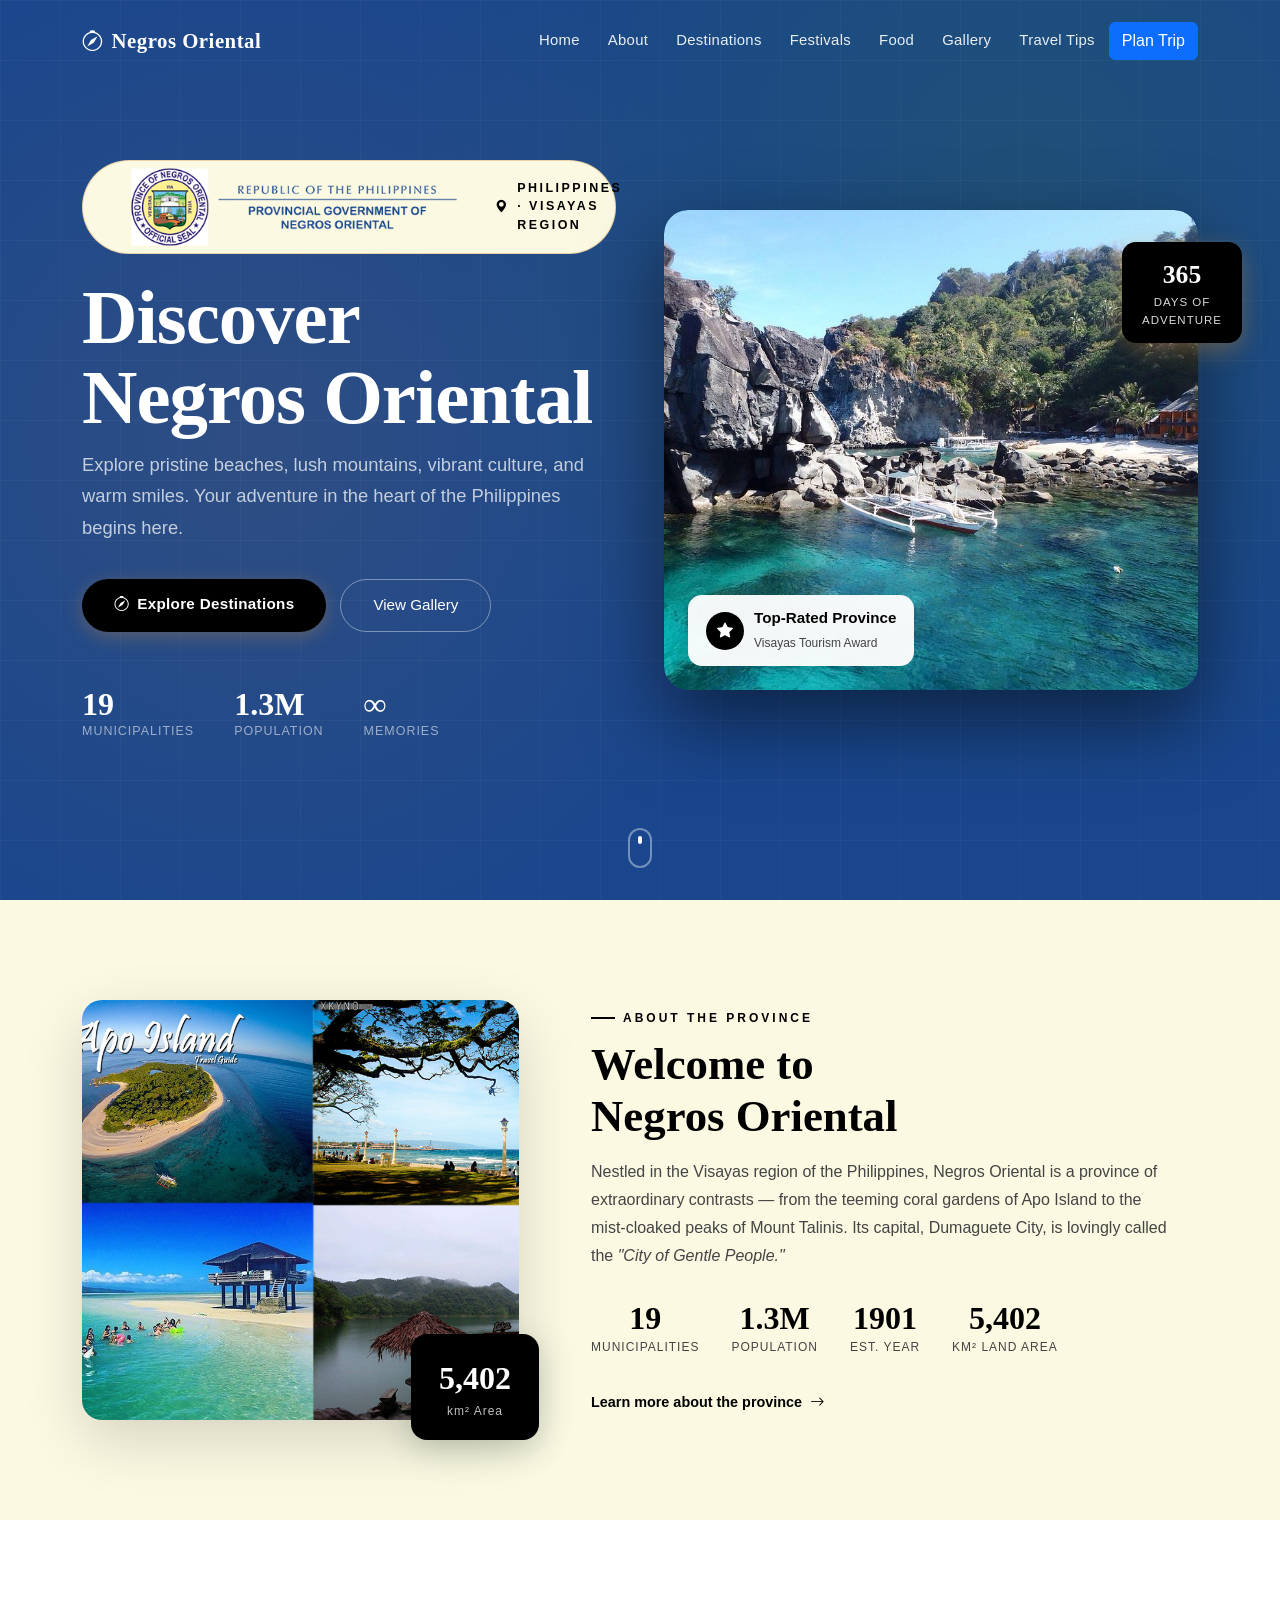
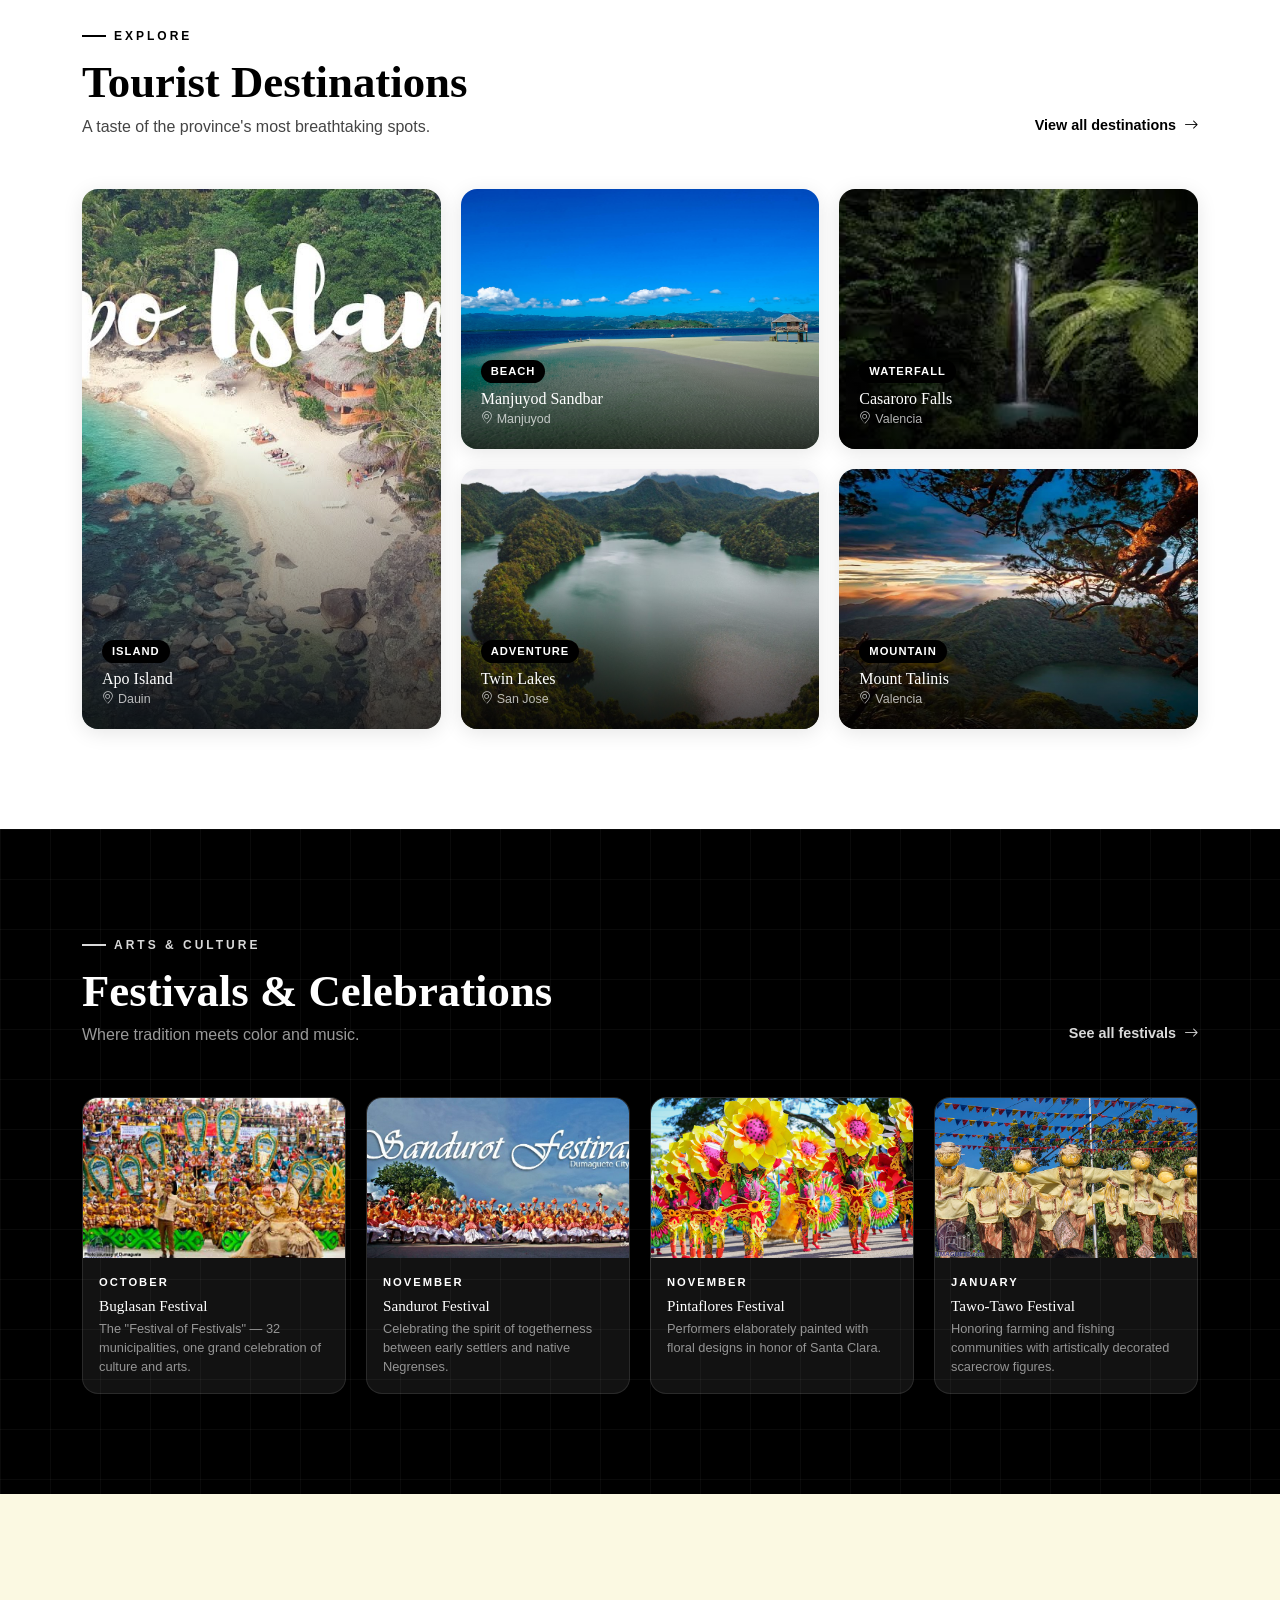
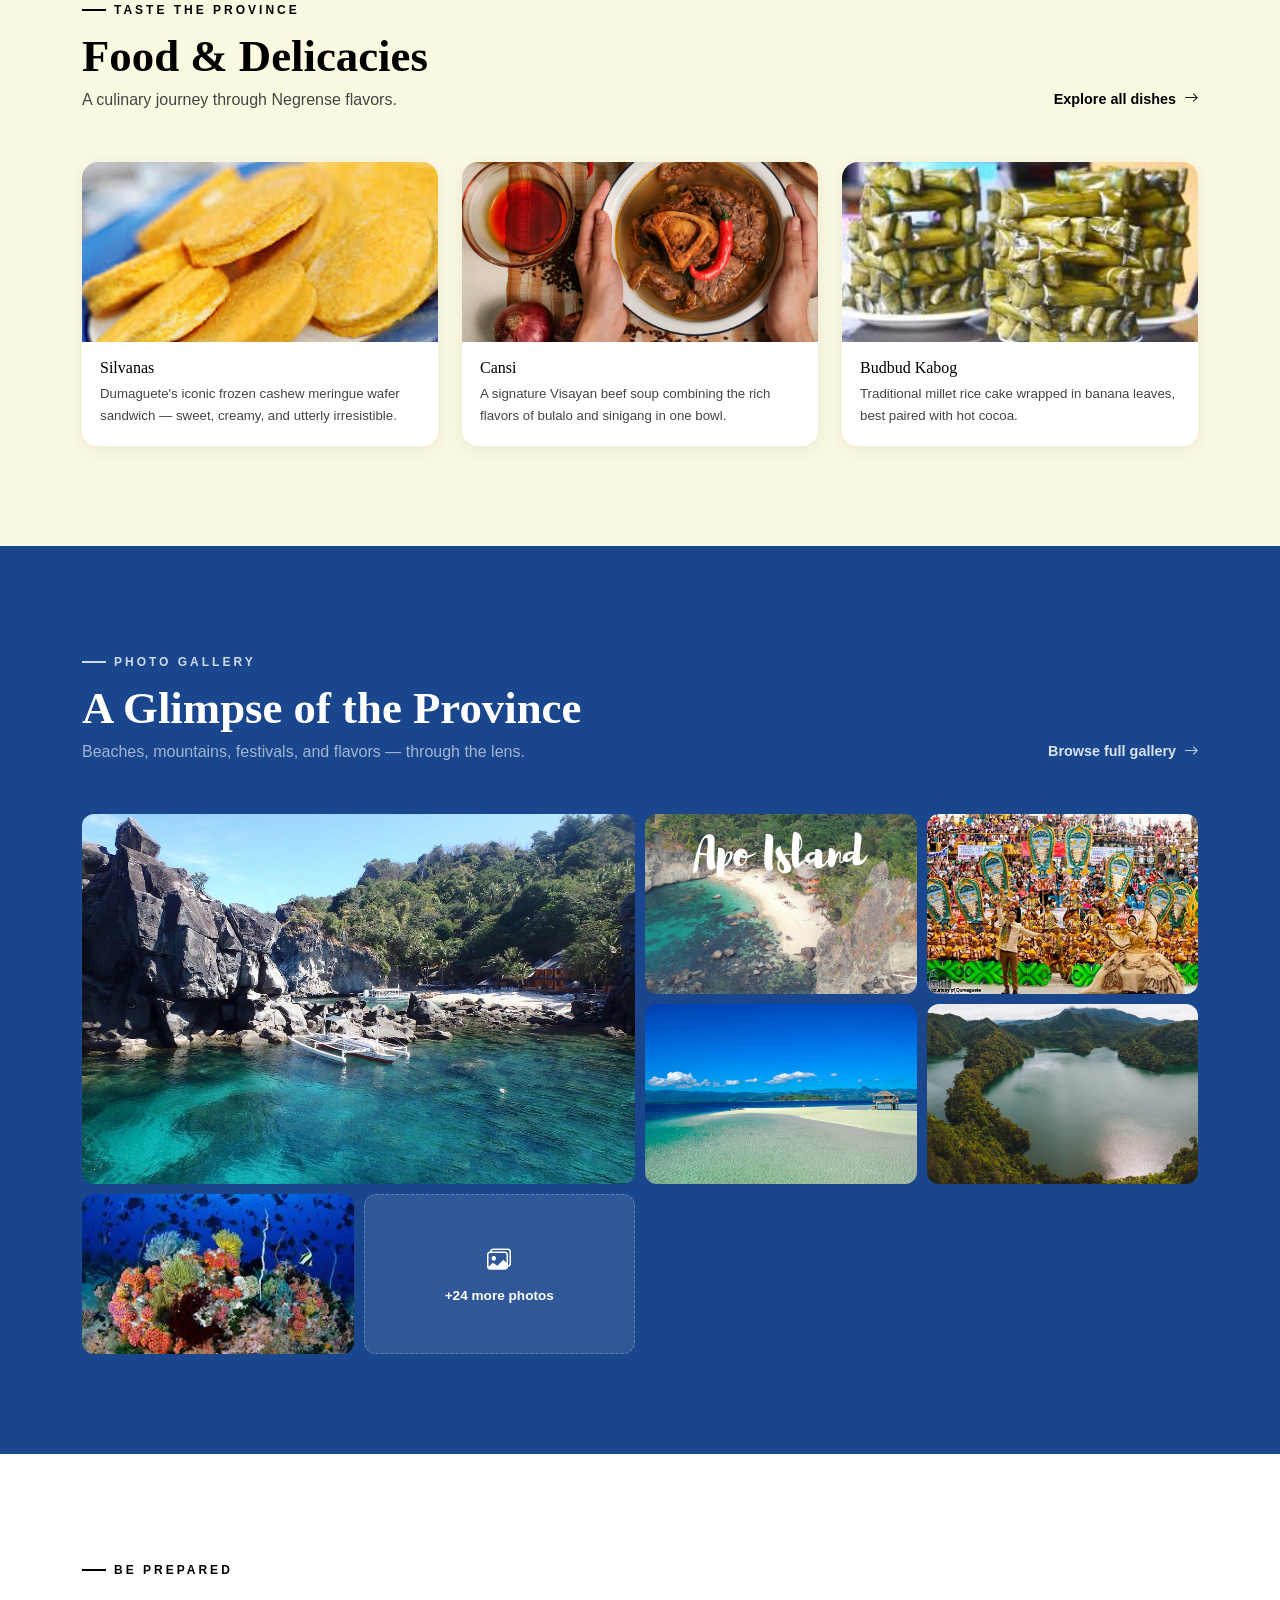
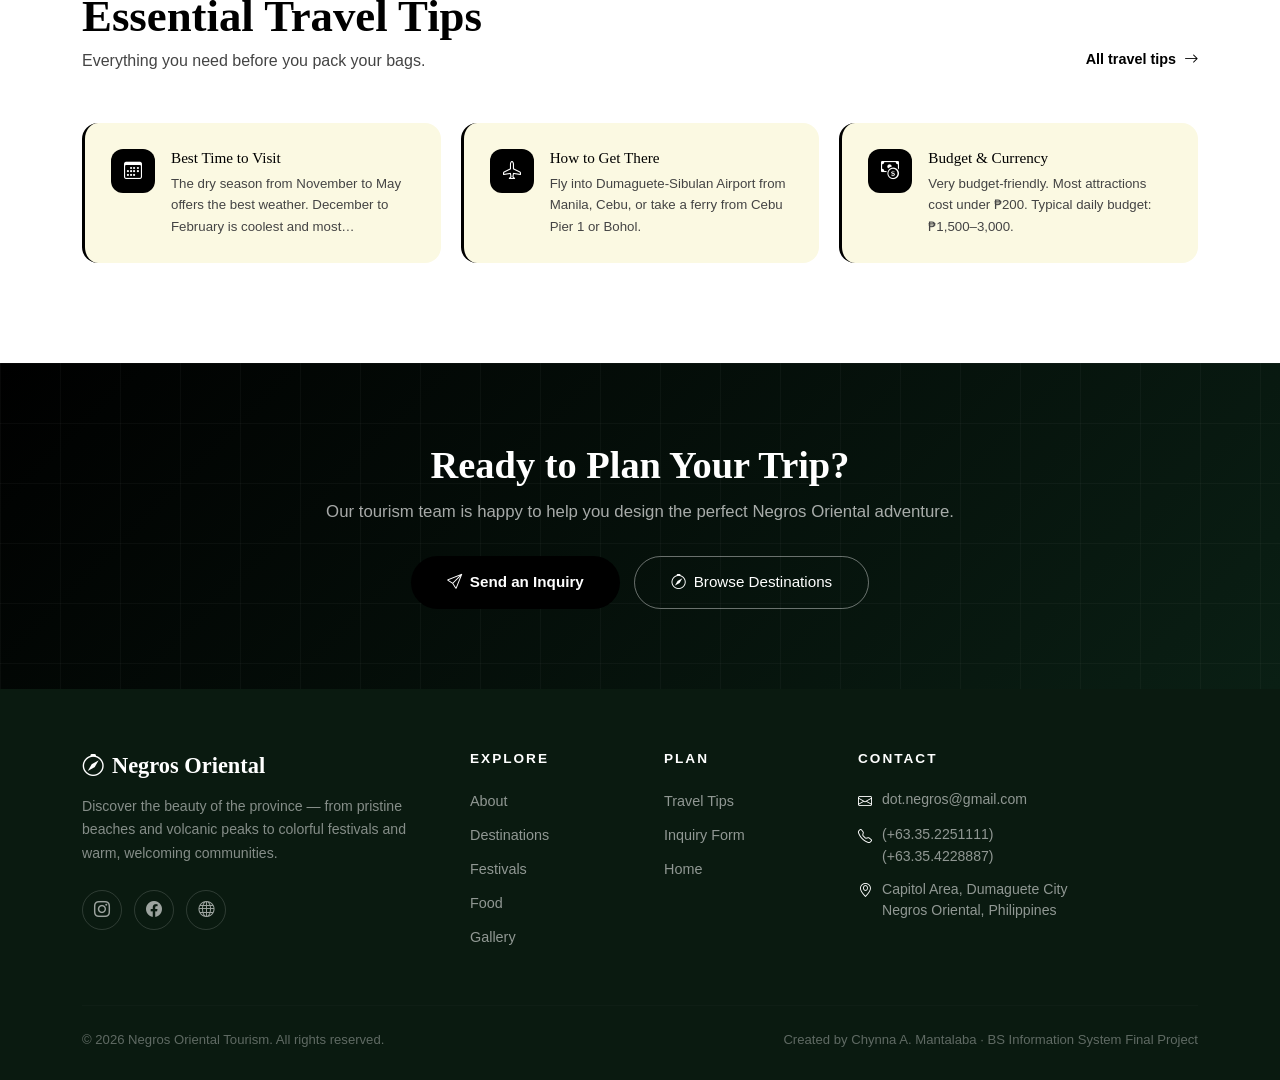
<file: index.html>
<!DOCTYPE html>
<html lang="en">
<head>
  <meta charset="UTF-8">
  <meta name="viewport" content="width=device-width, initial-scale=1.0">
  <title>Negros Oriental Tourism</title>
  <link href="https://cdn.jsdelivr.net/npm/bootstrap@5.3.2/dist/css/bootstrap.min.css" rel="stylesheet">
  <link href="https://fonts.googleapis.com/css2?family=Montserrat:wght@400;600;700;900&family=Roboto+Slab:wght@300;400;500;700&display=swap" rel="stylesheet">
  <link href="https://cdn.jsdelivr.net/npm/bootstrap-icons@1.11.3/font/bootstrap-icons.min.css" rel="stylesheet">
    <link href="css/styles.css" rel="stylesheet" />
    
   </head>
<body>
 
<!-- ─── NAVBAR ─────────────────────────────────── -->
<nav class="navbar navbar-expand-lg fixed-top" id="mainNav">
  <div class="container">
    <a class="navbar-brand" href="index.html">
      <i class="bi bi-compass me-2" style="color:var(--accent-light)"></i>Negros Oriental
    </a>
    <button class="navbar-toggler" type="button" data-bs-toggle="collapse" data-bs-target="#navbarNav">
      <span class="navbar-toggler-icon"></span>
    </button>
    <div class="collapse navbar-collapse" id="navbarNav">
      <ul class="navbar-nav ms-auto align-items-lg-center">
        <li><a class="nav-link active" href="index.html">Home</a></li>
        <li><a class="nav-link" href="about.html">About</a></li>
        <li><a class="nav-link" href="destination.html">Destinations</a></li>
        <li><a class="nav-link" href="festival.html">Festivals</a></li>
        <li><a class="nav-link" href="food.html">Food</a></li>
        <li><a class="nav-link" href="gallery.html">Gallery</a></li>
        <li><a class="nav-link" href="travel-tips.html">Travel Tips</a></li>
        <li><a class="btn btn-primary" href="inquiry.html">Plan Trip</a></li>
      </ul>
    </div>
  </div>
</nav>
 
<!-- ─── HERO ────────────────────────────────────── -->
<section id="hero">
  <div class="hero-bg-pattern"></div>
  <div class="hero-grid-overlay"></div>
  <div class="container">
    <div class="row align-items-center g-5">
      <div class="col-lg-6">
        <div class="hero-content">
          <div class="hero-eyebrow d-flex align-items-center gap-2">
            <img src="image/logo.png" alt="Logo" style="height:80px;">
            <i class="bi bi-geo-alt-fill"></i> Philippines · Visayas Region
          </div>
          <h1 class="hero-title">
            Discover
            <span>Negros Oriental</span>
          </h1>
          <p class="hero-subtitle">
            Explore pristine beaches, lush mountains, vibrant culture, and warm smiles. Your adventure in the heart of the Philippines begins here.
          </p>
          <div class="hero-cta-row">
            <a href="destination.html" class="btn-hero-primary">
              <i class="bi bi-compass me-2"></i>Explore Destinations
            </a>
            <a href="gallery.html" class="btn-hero-outline">View Gallery</a>
          </div>
          <div class="hero-stats">
            <div class="hero-stat">
              <div class="num">19</div>
              <div class="lbl">Municipalities</div>
            </div>
            <div class="hero-stat">
              <div class="num">1.3M</div>
              <div class="lbl">Population</div>
            </div>
            <div class="hero-stat">
              <div class="num">∞</div>
              <div class="lbl">Memories</div>
            </div>
          </div>
        </div>
      </div>
      <div class="col-lg-6 hero-image-side">
        <div class="hero-img-frame">
          <img src="image/negros.jpg" alt="Negros Oriental Coast">
          <div class="hero-img-badge">
            <div class="icon"><i class="bi bi-star-fill"></i></div>
            <div class="badge-text">
              <strong>Top-Rated Province</strong>
              <small>Visayas Tourism Award</small>
            </div>
          </div>
        </div>
        <div class="hero-accent-card">
          <div class="big">365</div>
          <div class="sm">Days of<br>Adventure</div>
        </div>
      </div>
    </div>
  </div>
  <div class="hero-scroll-indicator">
    <div class="scroll-dot"></div>
  </div>
</section>
 
<!-- ─── ABOUT PREVIEW ────────────────────────────── -->
<section class="home-about">
  <div class="container">
    <div class="row align-items-center g-5">
      <div class="col-lg-5 fade-in-up">
        <div style="position:relative;">
          <img src="image/collage.jpg" alt="About Negros Oriental" class="about-preview-img">
          <div class="about-img-stat" style="position:absolute;bottom:-20px;right:-20px;">
            <div class="big">5,402</div>
            <div class="sm">km² Area</div>
          </div>
        </div>
      </div>
      <div class="col-lg-7 fade-in-up" style="padding-left: 3rem;">
        <div class="section-label">About the Province</div>
        <h2 class="section-title">Welcome to<br>Negros Oriental</h2>
        <p class="section-desc mb-3">
          Nestled in the Visayas region of the Philippines, Negros Oriental is a province of extraordinary contrasts — from the teeming coral gardens of Apo Island to the mist-cloaked peaks of Mount Talinis. Its capital, Dumaguete City, is lovingly called the <em>"City of Gentle People."</em>
        </p>
        <div class="about-stat-row">
          <div class="about-stat-item">
            <span class="num">19</span>
            <span class="lbl">Municipalities</span>
          </div>
          <div class="about-stat-item">
            <span class="num">1.3M</span>
            <span class="lbl">Population</span>
          </div>
          <div class="about-stat-item">
            <span class="num">1901</span>
            <span class="lbl">Est. Year</span>
          </div>
          <div class="about-stat-item">
            <span class="num">5,402</span>
            <span class="lbl">km² Land Area</span>
          </div>
        </div>
        <a href="about.html" class="section-link">
          Learn more about the province <i class="bi bi-arrow-right"></i>
        </a>
      </div>
    </div>
  </div>
</section>
 
<!-- ─── DESTINATIONS PREVIEW ─────────────────────── -->
<section class="home-destinations">
  <div class="container">
    <div class="d-flex align-items-end justify-content-between mb-5 flex-wrap gap-3 fade-in-up">
      <div>
        <div class="section-label">Explore</div>
        <h2 class="section-title mb-1">Tourist Destinations</h2>
        <p class="section-desc mb-0">A taste of the province's most breathtaking spots.</p>
      </div>
      <a href="destination.html" class="section-link">
        View all destinations <i class="bi bi-arrow-right"></i>
      </a>
    </div>
    <div class="dest-preview-grid fade-in-up">
      <div class="dest-preview-card large">
        <img src="image/apo_island.jpg" alt="Apo Island">
        <div class="dest-preview-overlay">
          <span class="badge-cat">Island</span>
          <h5>Apo Island</h5>
          <small><i class="bi bi-geo-alt me-1"></i>Dauin</small>
        </div>
      </div>
      <div class="dest-preview-card">
        <img src="image/sandbar.jpg" alt="Manjuyod Sandbar">
        <div class="dest-preview-overlay">
          <span class="badge-cat">Beach</span>
          <h5>Manjuyod Sandbar</h5>
          <small><i class="bi bi-geo-alt me-1"></i>Manjuyod</small>
        </div>
      </div>
      <div class="dest-preview-card">
        <img src="image/casaroro_falls.jpg" alt="Casaroro Falls">
        <div class="dest-preview-overlay">
          <span class="badge-cat">Waterfall</span>
          <h5>Casaroro Falls</h5>
          <small><i class="bi bi-geo-alt me-1"></i>Valencia</small>
        </div>
      </div>
      <div class="dest-preview-card">
        <img src="image/twin_lakes.jpg" alt="Twin Lakes">
        <div class="dest-preview-overlay">
          <span class="badge-cat">Adventure</span>
          <h5>Twin Lakes</h5>
          <small><i class="bi bi-geo-alt me-1"></i>San Jose</small>
        </div>
      </div>
      <div class="dest-preview-card">
        <img src="image/mount_talinis.png" alt="Mount Talinis">
        <div class="dest-preview-overlay">
          <span class="badge-cat">Mountain</span>
          <h5>Mount Talinis</h5>
          <small><i class="bi bi-geo-alt me-1"></i>Valencia</small>
        </div>
      </div>
    </div>
  </div>
</section>
 
<!-- ─── FESTIVALS PREVIEW ────────────────────────── -->
<section class="home-festivals">
  <div class="container">
    <div class="d-flex align-items-end justify-content-between mb-5 flex-wrap gap-3 fade-in-up" style="position:relative;z-index:1;">
      <div>
        <div class="section-label">Arts & Culture</div>
        <h2 class="section-title mb-1">Festivals & Celebrations</h2>
        <p class="section-desc mb-0">Where tradition meets color and music.</p>
      </div>
      <a href="festival.html" class="section-link light">
        See all festivals <i class="bi bi-arrow-right"></i>
      </a>
    </div>
    <div class="festival-preview-scroll fade-in-up">
      <div class="fest-prev-card">
        <img src="image/festival_buglasan.jpg" alt="Buglasan Festival">
        <div class="fest-prev-card-body">
          <div class="month">October</div>
          <h5>Buglasan Festival</h5>
          <p>The "Festival of Festivals" — 32 municipalities, one grand celebration of culture and arts.</p>
        </div>
      </div>
      <div class="fest-prev-card">
        <img src="image/festival_sandurot.jpg" alt="Sandurot Festival">
        <div class="fest-prev-card-body">
          <div class="month">November</div>
          <h5>Sandurot Festival</h5>
          <p>Celebrating the spirit of togetherness between early settlers and native Negrenses.</p>
        </div>
      </div>
      <div class="fest-prev-card">
        <img src="image/festival_pintaflores.jpg" alt="Pintaflores Festival">
        <div class="fest-prev-card-body">
          <div class="month">November</div>
          <h5>Pintaflores Festival</h5>
          <p>Performers elaborately painted with floral designs in honor of Santa Clara.</p>
        </div>
      </div>
      <div class="fest-prev-card">
        <img src="image/festival_tawo_tawo.jpg" alt="Tawo-Tawo Festival">
        <div class="fest-prev-card-body">
          <div class="month">January</div>
          <h5>Tawo-Tawo Festival</h5>
          <p>Honoring farming and fishing communities with artistically decorated scarecrow figures.</p>
        </div>
      </div>
    </div>
  </div>
</section>
 
<!-- ─── FOOD PREVIEW ─────────────────────────────── -->
<section class="home-food">
  <div class="container">
    <div class="d-flex align-items-end justify-content-between mb-5 flex-wrap gap-3 fade-in-up">
      <div>
        <div class="section-label">Taste the Province</div>
        <h2 class="section-title mb-1">Food & Delicacies</h2>
        <p class="section-desc mb-0">A culinary journey through Negrense flavors.</p>
      </div>
      <a href="food.html" class="section-link">
        Explore all dishes <i class="bi bi-arrow-right"></i>
      </a>
    </div>
    <div class="food-preview-strip fade-in-up">
      <div class="food-prev-card">
        <img src="image/silvanas.jpg" alt="Silvanas">
        <div class="food-prev-card-body">
          <h5>Silvanas</h5>
          <p>Dumaguete's iconic frozen cashew meringue wafer sandwich — sweet, creamy, and utterly irresistible.</p>
        </div>
      </div>
      <div class="food-prev-card">
        <img src="image/cansi.jpg" alt="Cansi">
        <div class="food-prev-card-body">
          <h5>Cansi</h5>
          <p>A signature Visayan beef soup combining the rich flavors of bulalo and sinigang in one bowl.</p>
        </div>
      </div>
      <div class="food-prev-card">
        <img src="image/budbud.jpg" alt="Budbud Kabog">
        <div class="food-prev-card-body">
          <h5>Budbud Kabog</h5>
          <p>Traditional millet rice cake wrapped in banana leaves, best paired with hot cocoa.</p>
        </div>
      </div>
    </div>
  </div>
</section>
 
<!-- ─── GALLERY PREVIEW ──────────────────────────── -->
<section class="home-gallery">
  <div class="container">
    <div class="d-flex align-items-end justify-content-between mb-5 flex-wrap gap-3 fade-in-up">
      <div>
        <div class="section-label">Photo Gallery</div>
        <h2 class="section-title mb-1">A Glimpse of the Province</h2>
        <p class="section-desc mb-0">Beaches, mountains, festivals, and flavors — through the lens.</p>
      </div>
      <a href="gallery.html" class="section-link light">
        Browse full gallery <i class="bi bi-arrow-right"></i>
      </a>
    </div>
    <div class="gallery-preview-mosaic fade-in-up">
      <a class="gal-prev-item" href="gallery.html">
        <img src="image/negros.jpg" alt="Coast">
      </a>
      <a class="gal-prev-item" href="gallery.html">
        <img src="image/apo_island.jpg" alt="Apo Island">
      </a>
      <a class="gal-prev-item" href="gallery.html">
        <img src="image/festival_buglasan.jpg" alt="Buglasan">
      </a>
      <a class="gal-prev-item" href="gallery.html">
        <img src="image/sandbar.jpg" alt="Sandbar">
      </a>
      <a class="gal-prev-item" href="gallery.html">
        <img src="image/twin_lakes.jpg" alt="Twin Lakes">
      </a>
      <a class="gal-prev-item" href="gallery.html">
        <img src="image/coral.jpg" alt="Coral">
      </a>
      <a class="gal-prev-item see-more" href="gallery.html">
        <i class="bi bi-images"></i>
        <span>+24 more photos</span>
      </a>
    </div>
  </div>
</section>
 
<!-- ─── TRAVEL TIPS PREVIEW ──────────────────────── -->
<section class="home-tips">
  <div class="container">
    <div class="d-flex align-items-end justify-content-between mb-5 flex-wrap gap-3 fade-in-up">
      <div>
        <div class="section-label">Be Prepared</div>
        <h2 class="section-title mb-1">Essential Travel Tips</h2>
        <p class="section-desc mb-0">Everything you need before you pack your bags.</p>
      </div>
      <a href="travel-tips.html" class="section-link">
        All travel tips <i class="bi bi-arrow-right"></i>
      </a>
    </div>
    <div class="tips-preview-grid fade-in-up">
      <div class="tip-prev-card">
        <div class="tip-prev-icon"><i class="bi bi-calendar3"></i></div>
        <div>
          <h5>Best Time to Visit</h5>
          <p>The dry season from November to May offers the best weather. December to February is coolest and most comfortable.</p>
        </div>
      </div>
      <div class="tip-prev-card">
        <div class="tip-prev-icon"><i class="bi bi-airplane"></i></div>
        <div>
          <h5>How to Get There</h5>
          <p>Fly into Dumaguete-Sibulan Airport from Manila, Cebu, or take a ferry from Cebu Pier 1 or Bohol.</p>
        </div>
      </div>
      <div class="tip-prev-card">
        <div class="tip-prev-icon"><i class="bi bi-cash-coin"></i></div>
        <div>
          <h5>Budget & Currency</h5>
          <p>Very budget-friendly. Most attractions cost under ₱200. Typical daily budget: ₱1,500–3,000.</p>
        </div>
      </div>
    </div>
  </div>
</section>
 
<!-- ─── CTA BANNER ───────────────────────────────── -->
<section class="home-cta">
  <div class="container">
    <h2 class="section-title">Ready to Plan Your Trip?</h2>
    <p>Our tourism team is happy to help you design the perfect Negros Oriental adventure.</p>
    <div class="cta-btn-row">
      <a href="inquiry.html" class="btn-cta-primary">
        <i class="bi bi-send"></i> Send an Inquiry
      </a>
      <a href="destination.html" class="btn-cta-outline">
        <i class="bi bi-compass"></i> Browse Destinations
      </a>
    </div>
  </div>
</section>
 
<!-- ─── FOOTER ────────────────────────────────────── -->
<footer>
  <div class="container">
    <div class="row g-5">
      <div class="col-lg-4">
        <div class="footer-brand"><i class="bi bi-compass me-2"></i>Negros Oriental</div>
        <p class="footer-tagline">Discover the beauty of the province — from pristine beaches and volcanic peaks to colorful festivals and warm, welcoming communities.</p>
        <div class="footer-social">
          <a href="https://www.instagram.com/visitnegrosoriental/" target="_blank" class="social-btn"><i class="bi bi-instagram"></i></a>
          <a href="https://web.facebook.com/NegrosOrientalTourismBoard/" target="_blank" class="social-btn"><i class="bi bi-facebook"></i></a>
          <a href="https://www.negor.gov.ph/tourist-destination/" target="_blank" class="social-btn"><i class="bi bi-globe"></i></a>
        </div>
      </div>
      <div class="col-lg-2 col-md-4">
        <div class="footer-heading">Explore</div>
        <ul class="footer-links">
          <li><a href="about.html">About</a></li>
          <li><a href="destination.html">Destinations</a></li>
          <li><a href="festival.html">Festivals</a></li>
          <li><a href="food.html">Food</a></li>
          <li><a href="gallery.html">Gallery</a></li>
        </ul>
      </div>
      <div class="col-lg-2 col-md-4">
        <div class="footer-heading">Plan</div>
        <ul class="footer-links">
          <li><a href="travel-tips.html">Travel Tips</a></li>
          <li><a href="inquiry.html">Inquiry Form</a></li>
          <li><a href="index.html">Home</a></li>
        </ul>
      </div>
      <div class="col-lg-4 col-md-4">
        <div class="footer-heading">Contact</div>
        <div class="footer-contact-item"><i class="bi bi-envelope"></i><span>dot.negros@gmail.com</span></div>
        <div class="footer-contact-item"><i class="bi bi-telephone"></i><span>(+63.35.2251111)<br>(+63.35.4228887)</span></div>
        <div class="footer-contact-item"><i class="bi bi-geo-alt"></i><span>Capitol Area, Dumaguete City<br>Negros Oriental, Philippines</span></div>
      </div>
    </div>
    <hr class="footer-divider">
    <div class="d-flex flex-column flex-md-row justify-content-between align-items-center footer-bottom gap-2">
      <p class="mb-0">© 2026 Negros Oriental Tourism. All rights reserved.</p>
      <p class="mb-0">Created by Chynna A. Mantalaba · BS Information System Final Project</p>
    </div>
  </div>
</footer>
 
<a href="#hero" id="back-to-top"><i class="bi bi-arrow-up"></i></a>
 
<script src="https://cdn.jsdelivr.net/npm/bootstrap@5.3.2/dist/js/bootstrap.bundle.min.js"></script>
<script src="js/scripts.js"></script>
</body>
</html>
</file>
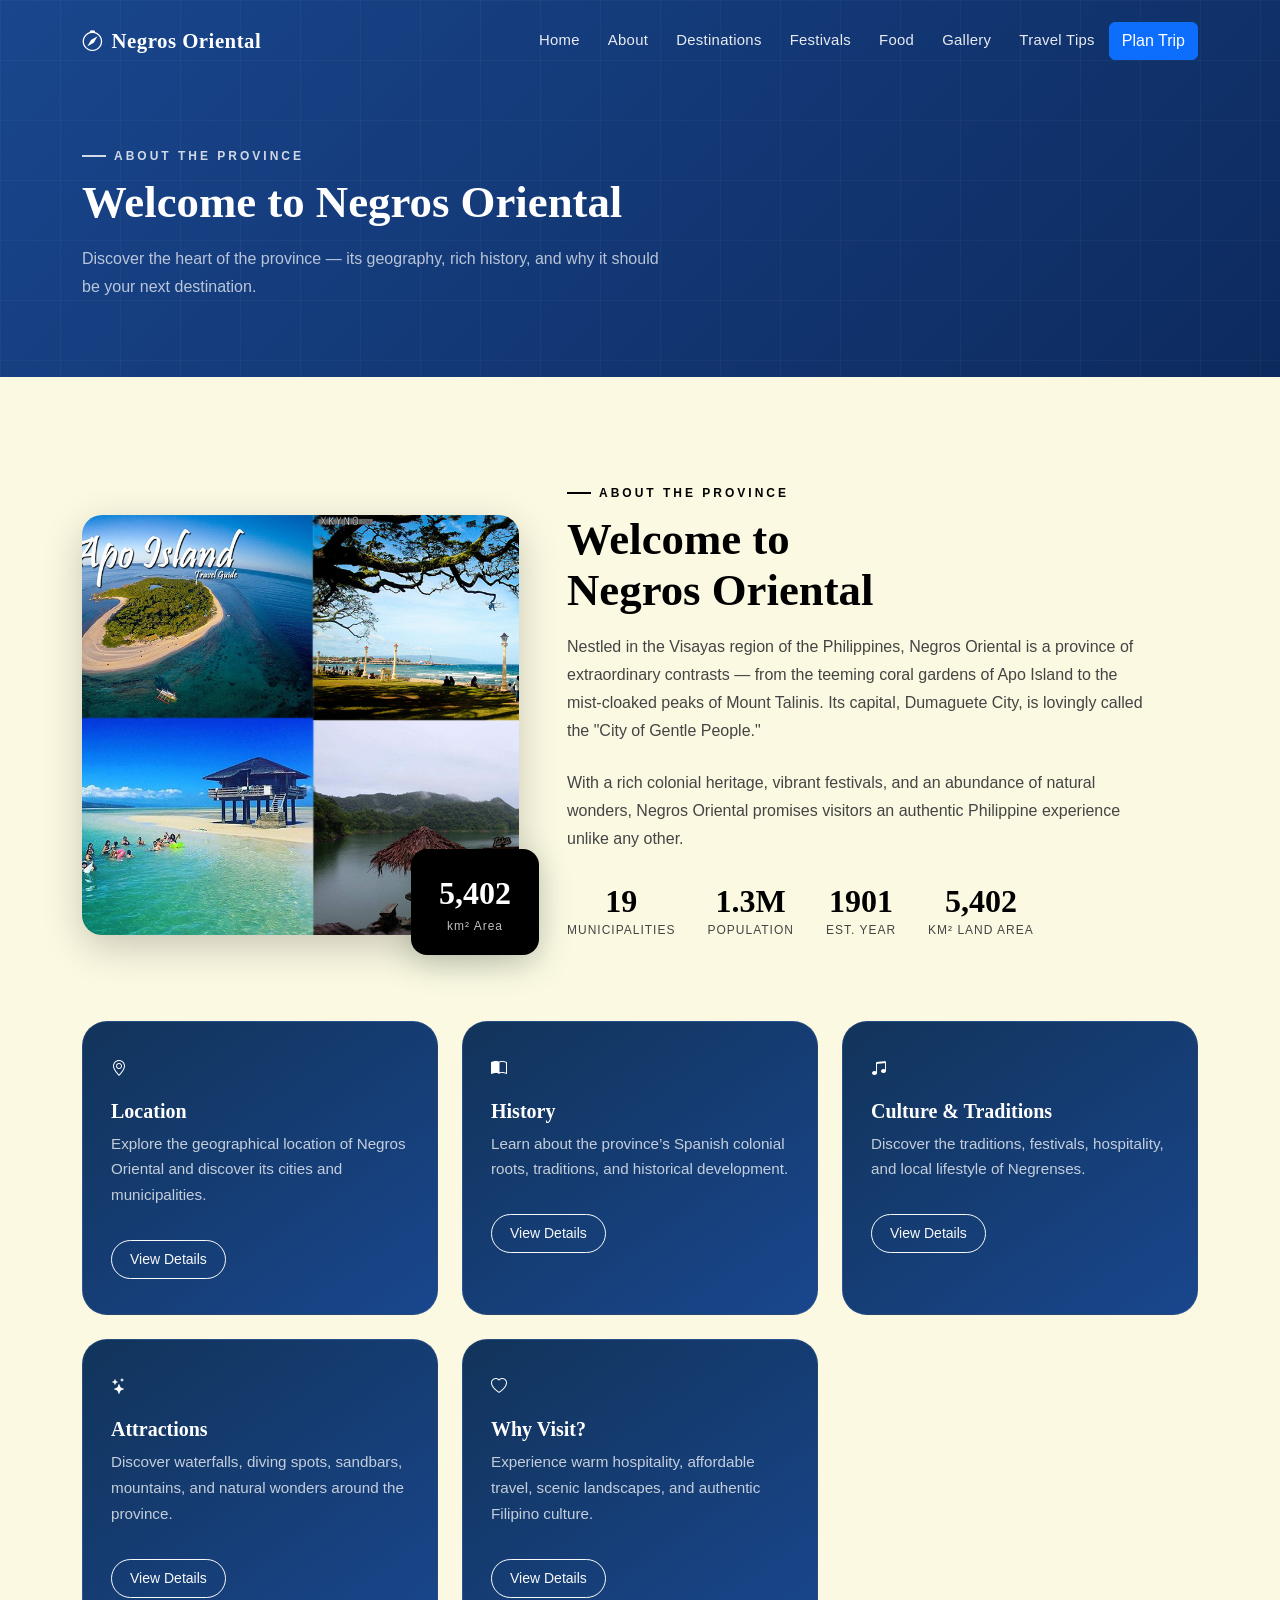
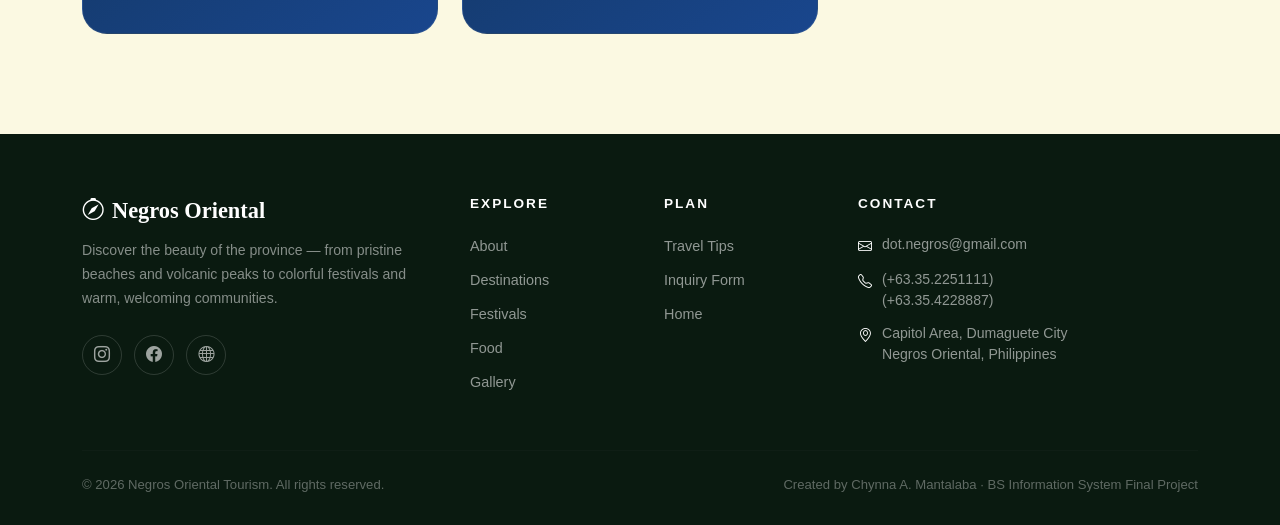
<file: about.html>
<!DOCTYPE html>
<html lang="en">
<head>
  <meta charset="UTF-8">
  <meta name="viewport" content="width=device-width, initial-scale=1.0">
  <title>About – Negros Oriental Tourism</title>
  <link href="https://cdn.jsdelivr.net/npm/bootstrap@5.3.2/dist/css/bootstrap.min.css" rel="stylesheet">
  <link href="https://fonts.googleapis.com/css2?family=Montserrat:wght@400;600;700;900&family=Roboto+Slab:wght@300;400;500;700&display=swap" rel="stylesheet">
  <link href="https://cdn.jsdelivr.net/npm/bootstrap-icons@1.11.3/font/bootstrap-icons.min.css" rel="stylesheet">
  <link href="css/styles.css" rel="stylesheet">
</head>
<body>
 
<!-- ─── NAVBAR ─────────────────────────────────── -->
<nav class="navbar navbar-expand-lg fixed-top navbar-shrink" id="mainNav">
  <div class="container">
    <a class="navbar-brand" href="index.html">
      <i class="bi bi-compass me-2" style="color:var(--accent-light)"></i>Negros Oriental
    </a>
    <button class="navbar-toggler" type="button" data-bs-toggle="collapse" data-bs-target="#navbarNav">
      <span class="navbar-toggler-icon"></span>
    </button>
    <div class="collapse navbar-collapse" id="navbarNav">
      <ul class="navbar-nav ms-auto align-items-lg-center">
        <li><a class="nav-link" href="index.html">Home</a></li>
        <li><a class="nav-link active" href="about.html">About</a></li>
        <li><a class="nav-link" href="destination.html">Destinations</a></li>
        <li><a class="nav-link" href="festival.html">Festivals</a></li>
        <li><a class="nav-link" href="food.html">Food</a></li>
        <li><a class="nav-link" href="gallery.html">Gallery</a></li>
        <li><a class="nav-link" href="travel-tips.html">Travel Tips</a></li>
        <li><a class="btn btn-primary" href="inquiry.html">Plan Trip</a></li>
      </ul>
    </div>
  </div>
</nav>
 
<!-- ─── PAGE HEADER ──────────────────────────────── -->
<section class="page-header">
  <div class="container">
    <div class="section-label">About the Province</div>
    <h1 class="section-title" style="color:#fff;">Welcome to Negros Oriental</h1>
    <p class="section-desc" style="color:rgba(255,255,255,0.7);">Discover the heart of the province — its geography, rich history, and why it should be your next destination.</p>
  </div>
</section>
 
<!-- ─── ABOUT ────────────────────────────────────── -->
<section id="about">
  <div class="container">
    <div class="row align-items-center g-5 mb-5">
      <div class="col-lg-5 fade-in-up">
        <div class="about-img-block">
          <img src="image/collage.jpg" alt="About Negros Oriental">
          <div class="about-img-stat">
            <div class="big">5,402</div>
            <div class="sm">km² Area</div>
          </div>
        </div>
      </div>
      <div class="col-lg-7 fade-in-up">
        <div class="section-label">About the Province</div>
        <h2 class="section-title">Welcome to<br>Negros Oriental</h2>
        <p class="section-desc mb-4">
          Nestled in the Visayas region of the Philippines, Negros Oriental is a province of extraordinary contrasts — from the teeming coral gardens of Apo Island to the mist-cloaked peaks of Mount Talinis. Its capital, Dumaguete City, is lovingly called the "City of Gentle People."
        </p>
        <p class="section-desc">
          With a rich colonial heritage, vibrant festivals, and an abundance of natural wonders, Negros Oriental promises visitors an authentic Philippine experience unlike any other.
        </p>
        <div class="about-stat-row">
          <div class="about-stat-item">
            <span class="num">19</span>
            <span class="lbl">Municipalities</span>
          </div>
          <div class="about-stat-item">
            <span class="num">1.3M</span>
            <span class="lbl">Population</span>
          </div>
          <div class="about-stat-item">
            <span class="num">1901</span>
            <span class="lbl">Est. Year</span>
          </div>
          <div class="about-stat-item">
            <span class="num">5,402</span>
            <span class="lbl">km² Land Area</span>
          </div>
      </div>
    </div>
  </div>
    <!-- ─── ABOUT DETAILS CARDS ───────────────────── -->
  <div class="row g-4">

    <!-- LOCATION -->
    <div class="col-lg-4 col-md-6 fade-in-up">
      <div class="about-detail-card" onclick="openAboutModal('location')">
        <div class="icon-wrap"><i class="bi bi-geo-alt"></i></div>
        <h5>Location</h5>
        <p>
          Explore the geographical location of Negros Oriental and discover its
          cities and municipalities.
        </p>
        <button class="btn btn-outline-light btn-sm mt-3">
          View Details
        </button>
      </div>
    </div>

    <!-- HISTORY -->
    <div class="col-lg-4 col-md-6 fade-in-up">
      <div class="about-detail-card" onclick="openAboutModal('history')">
        <div class="icon-wrap"><i class="bi bi-book-half"></i></div>
        <h5>History</h5>
        <p>
          Learn about the province’s Spanish colonial roots, traditions, and
          historical development.
        </p>
        <button class="btn btn-outline-light btn-sm mt-3">
          View Details
        </button>
      </div>
    </div>

    <!-- CULTURE -->
    <div class="col-lg-4 col-md-6 fade-in-up">
      <div class="about-detail-card" onclick="openAboutModal('culture')">
        <div class="icon-wrap"><i class="bi bi-music-note-beamed"></i></div>
        <h5>Culture & Traditions</h5>
        <p>
          Discover the traditions, festivals, hospitality, and local lifestyle
          of Negrenses.
        </p>
        <button class="btn btn-outline-light btn-sm mt-3">
          View Details
        </button>
      </div>
    </div>

    <!-- ATTRACTIONS -->
    <div class="col-lg-4 col-md-6 fade-in-up">
      <div class="about-detail-card" onclick="openAboutModal('attractions')">
        <div class="icon-wrap"><i class="bi bi-stars"></i></div>
        <h5>Attractions</h5>
        <p>
          Discover waterfalls, diving spots, sandbars, mountains, and natural
          wonders around the province.
        </p>
        <button class="btn btn-outline-light btn-sm mt-3">
          View Details
        </button>
      </div>
    </div>

    <!-- WHY VISIT -->
    <div class="col-lg-4 col-md-6 fade-in-up">
      <div class="about-detail-card" onclick="openAboutModal('visit')">
        <div class="icon-wrap"><i class="bi bi-heart"></i></div>
        <h5>Why Visit?</h5>
        <p>
          Experience warm hospitality, affordable travel, scenic landscapes,
          and authentic Filipino culture.
        </p>
        <button class="btn btn-outline-light btn-sm mt-3">
          View Details
        </button>
      </div>
    </div>
  </div>
</section>
 
<!-- ─── ABOUT MODAL ───────────────────────────── -->
<div class="modal fade" id="aboutModal" tabindex="-1">
  <div class="modal-dialog modal-lg modal-dialog-centered modal-dialog-scrollable">
    <div class="modal-content about-modal">

      <div class="modal-header border-0">
        <h4 class="modal-title" id="aboutModalTitle"></h4>
        <button type="button" class="btn-close btn-close-white" data-bs-dismiss="modal"></button>
      </div>

      <div class="modal-body">
        <div id="aboutModalContent"></div>
      </div>

    </div>
  </div>
</div>

<!-- ─── FOOTER ────────────────────────────────────── -->
<footer>
  <div class="container">
    <div class="row g-5">
      <div class="col-lg-4">
        <div class="footer-brand"><i class="bi bi-compass me-2"></i>Negros Oriental</div>
        <p class="footer-tagline">Discover the beauty of the province — from pristine beaches and volcanic peaks to colorful festivals and warm, welcoming communities.</p>
        <div class="footer-social">
          <a href="https://www.instagram.com/visitnegrosoriental/" target="_blank" class="social-btn"><i class="bi bi-instagram"></i></a>
          <a href="https://web.facebook.com/NegrosOrientalTourismBoard/" target="_blank" class="social-btn"><i class="bi bi-facebook"></i></a>
          <a href="https://www.negor.gov.ph/tourist-destination/" target="_blank" class="social-btn"><i class="bi bi-globe"></i></a>
        </div>
      </div>
      <div class="col-lg-2 col-md-4">
        <div class="footer-heading">Explore</div>
        <ul class="footer-links">
          <li><a href="about.html">About</a></li>
          <li><a href="destination.html">Destinations</a></li>
          <li><a href="festival.html">Festivals</a></li>
          <li><a href="food.html">Food</a></li>
          <li><a href="gallery.html">Gallery</a></li>
        </ul>
      </div>
      <div class="col-lg-2 col-md-4">
        <div class="footer-heading">Plan</div>
        <ul class="footer-links">
          <li><a href="travel-tips.html">Travel Tips</a></li>
          <li><a href="inquiry.html">Inquiry Form</a></li>
          <li><a href="index.html">Home</a></li>
        </ul>
      </div>
      <div class="col-lg-4 col-md-4">
        <div class="footer-heading">Contact</div>
        <div class="footer-contact-item"><i class="bi bi-envelope"></i><span>dot.negros@gmail.com</span></div>
        <div class="footer-contact-item"><i class="bi bi-telephone"></i><span>(+63.35.2251111)<br>(+63.35.4228887)</span></div>
        <div class="footer-contact-item"><i class="bi bi-geo-alt"></i><span>Capitol Area, Dumaguete City<br>Negros Oriental, Philippines</span></div>
      </div>
    </div>
    <hr class="footer-divider">
    <div class="d-flex flex-column flex-md-row justify-content-between align-items-center footer-bottom gap-2">
      <p class="mb-0">© 2026 Negros Oriental Tourism. All rights reserved.</p>
      <p class="mb-0">Created by Chynna A. Mantalaba · BS Information System Final Project</p>
    </div>
  </div>
</footer>
 
<a href="#" id="back-to-top"><i class="bi bi-arrow-up"></i></a>
 
<script src="https://cdn.jsdelivr.net/npm/bootstrap@5.3.2/dist/js/bootstrap.bundle.min.js"></script>
<script src="js/scripts.js"></script>
</body>
</html>
</file>
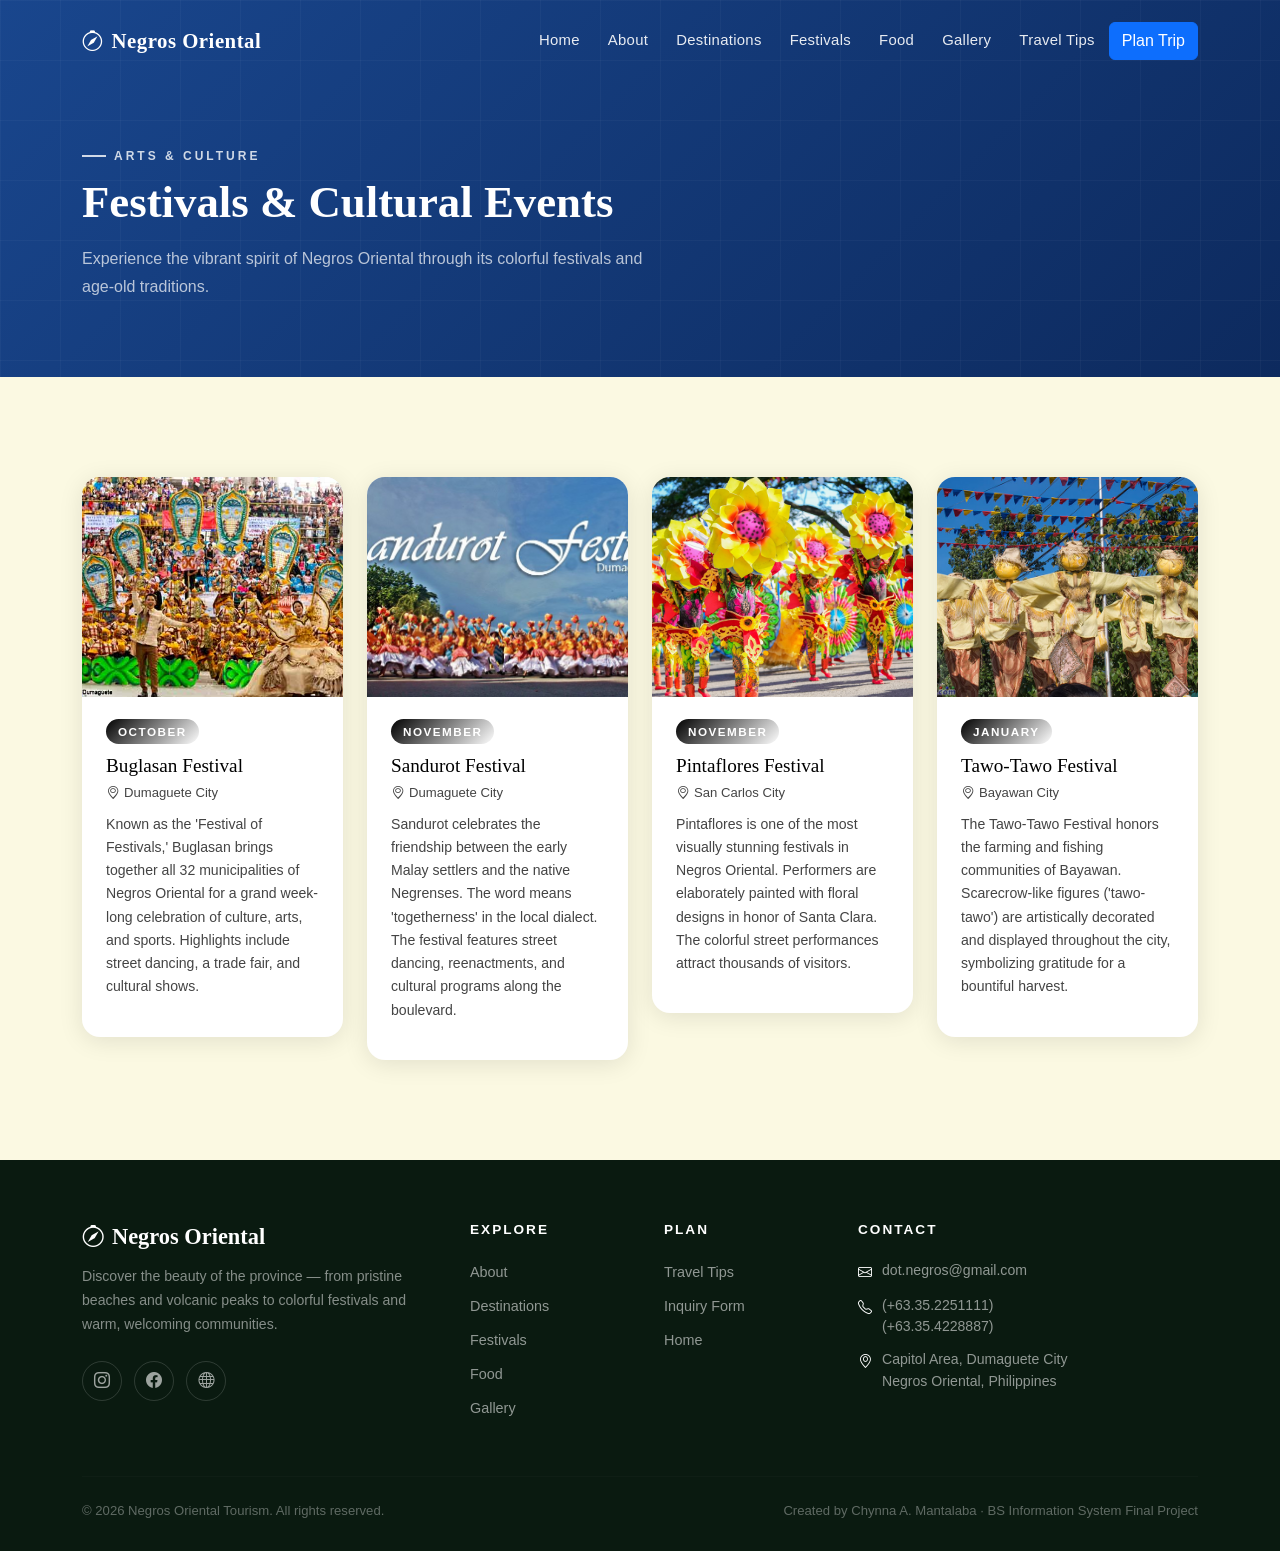
<file: festival.html>
<!DOCTYPE html>
<html lang="en">
<head>
  <meta charset="UTF-8">
  <meta name="viewport" content="width=device-width, initial-scale=1.0">
  <title>Festivals – Negros Oriental Tourism</title>
  <link href="https://cdn.jsdelivr.net/npm/bootstrap@5.3.2/dist/css/bootstrap.min.css" rel="stylesheet">
  <link href="https://fonts.googleapis.com/css2?family=Montserrat:wght@400;600;700;900&family=Roboto+Slab:wght@300;400;500;700&display=swap" rel="stylesheet">
  <link href="https://cdn.jsdelivr.net/npm/bootstrap-icons@1.11.3/font/bootstrap-icons.min.css" rel="stylesheet">
  <link href="css/styles.css" rel="stylesheet">
</head>
<body>
 
<!-- ─── NAVBAR ─────────────────────────────────── -->
<nav class="navbar navbar-expand-lg fixed-top navbar-shrink" id="mainNav">
  <div class="container">
    <a class="navbar-brand" href="index.html">
      <i class="bi bi-compass me-2" style="color:var(--accent-light)"></i>Negros Oriental
    </a>
    <button class="navbar-toggler" type="button" data-bs-toggle="collapse" data-bs-target="#navbarNav">
      <span class="navbar-toggler-icon"></span>
    </button>
    <div class="collapse navbar-collapse" id="navbarNav">
      <ul class="navbar-nav ms-auto align-items-lg-center">
        <li><a class="nav-link" href="index.html">Home</a></li>
        <li><a class="nav-link" href="about.html">About</a></li>
        <li><a class="nav-link" href="destination.html">Destinations</a></li>
        <li><a class="nav-link active" href="festival.html">Festivals</a></li>
        <li><a class="nav-link" href="food.html">Food</a></li>
        <li><a class="nav-link" href="gallery.html">Gallery</a></li>
        <li><a class="nav-link" href="travel-tips.html">Travel Tips</a></li>
        <li><a class="btn btn-primary" href="inquiry.html">Plan Trip</a></li>
      </ul>
    </div>
  </div>
</nav>
 
<!-- ─── PAGE HEADER ──────────────────────────────── -->
<section class="page-header">
  <div class="container">
    <div class="section-label" style="color:rgba(255,255,255,0.8);">Arts & Culture</div>
    <h1 class="section-title" style="color:#fff;">Festivals & Cultural Events</h1>
    <p class="section-desc" style="color:rgba(255,255,255,0.7);">Experience the vibrant spirit of Negros Oriental through its colorful festivals and age-old traditions.</p>
  </div>
</section>
 
<!-- ─── FESTIVALS ────────────────────────────────── -->
<section id="festivals">
  <div class="container">
    <div class="row g-4" id="festGrid"></div>
  </div>
</section>
 
<!-- ─── FOOTER ────────────────────────────────────── -->
<footer>
  <div class="container">
    <div class="row g-5">
      <div class="col-lg-4">
        <div class="footer-brand"><i class="bi bi-compass me-2"></i>Negros Oriental</div>
        <p class="footer-tagline">Discover the beauty of the province — from pristine beaches and volcanic peaks to colorful festivals and warm, welcoming communities.</p>
        <div class="footer-social">
          <a href="https://www.instagram.com/visitnegrosoriental/" target="_blank" class="social-btn"><i class="bi bi-instagram"></i></a>
          <a href="https://web.facebook.com/NegrosOrientalTourismBoard/" target="_blank" class="social-btn"><i class="bi bi-facebook"></i></a>
          <a href="https://www.negor.gov.ph/tourist-destination/" target="_blank" class="social-btn"><i class="bi bi-globe"></i></a>
        </div>
      </div>
      <div class="col-lg-2 col-md-4">
        <div class="footer-heading">Explore</div>
        <ul class="footer-links">
          <li><a href="about.html">About</a></li>
          <li><a href="destination.html">Destinations</a></li>
          <li><a href="festival.html">Festivals</a></li>
          <li><a href="food.html">Food</a></li>
          <li><a href="gallery.html">Gallery</a></li>
        </ul>
      </div>
      <div class="col-lg-2 col-md-4">
        <div class="footer-heading">Plan</div>
        <ul class="footer-links">
          <li><a href="travel-tips.html">Travel Tips</a></li>
          <li><a href="inquiry.html">Inquiry Form</a></li>
          <li><a href="index.html">Home</a></li>
        </ul>
      </div>
      <div class="col-lg-4 col-md-4">
        <div class="footer-heading">Contact</div>
        <div class="footer-contact-item"><i class="bi bi-envelope"></i><span>dot.negros@gmail.com</span></div>
        <div class="footer-contact-item"><i class="bi bi-telephone"></i><span>(+63.35.2251111)<br>(+63.35.4228887)</span></div>
        <div class="footer-contact-item"><i class="bi bi-geo-alt"></i><span>Capitol Area, Dumaguete City<br>Negros Oriental, Philippines</span></div>
      </div>
    </div>
    <hr class="footer-divider">
    <div class="d-flex flex-column flex-md-row justify-content-between align-items-center footer-bottom gap-2">
      <p class="mb-0">© 2026 Negros Oriental Tourism. All rights reserved.</p>
      <p class="mb-0">Created by Chynna A. Mantalaba · BS Information System Final Project</p>
    </div>
  </div>
</footer>
 
<a href="#" id="back-to-top"><i class="bi bi-arrow-up"></i></a>
 
<script src="https://cdn.jsdelivr.net/npm/bootstrap@5.3.2/dist/js/bootstrap.bundle.min.js"></script>
<script src="js/scripts.js"></script>
</body>
</html>
</file>
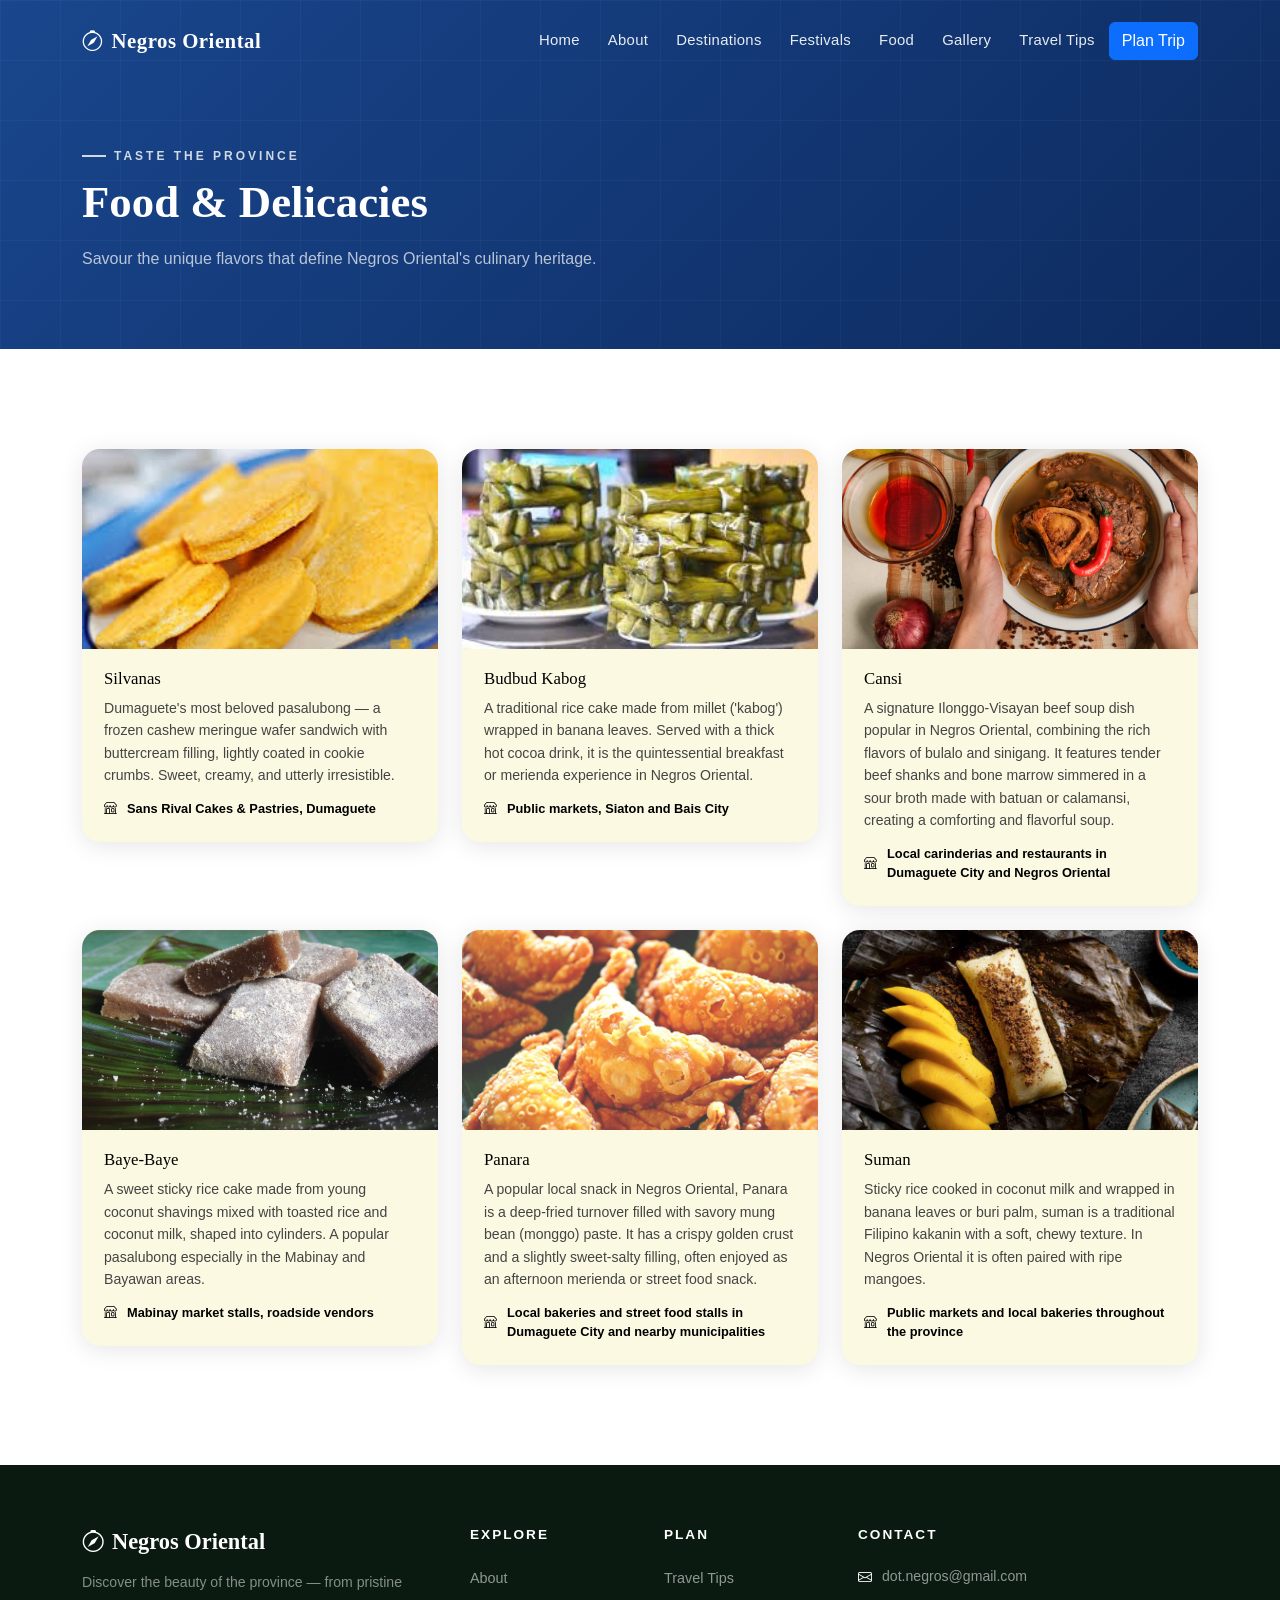
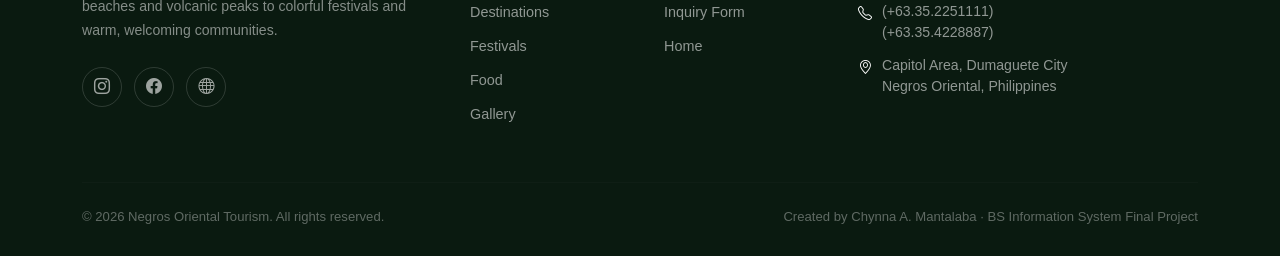
<file: food.html>
<!DOCTYPE html>
<html lang="en">
<head>
  <meta charset="UTF-8">
  <meta name="viewport" content="width=device-width, initial-scale=1.0">
  <title>Food & Delicacies – Negros Oriental Tourism</title>
  <link href="https://cdn.jsdelivr.net/npm/bootstrap@5.3.2/dist/css/bootstrap.min.css" rel="stylesheet">
  <link href="https://fonts.googleapis.com/css2?family=Montserrat:wght@400;600;700;900&family=Roboto+Slab:wght@300;400;500;700&display=swap" rel="stylesheet">
  <link href="https://cdn.jsdelivr.net/npm/bootstrap-icons@1.11.3/font/bootstrap-icons.min.css" rel="stylesheet">
  <link href="css/styles.css" rel="stylesheet">
</head>
<body>
 
<!-- ─── NAVBAR ─────────────────────────────────── -->
<nav class="navbar navbar-expand-lg fixed-top navbar-shrink" id="mainNav">
  <div class="container">
    <a class="navbar-brand" href="index.html">
      <i class="bi bi-compass me-2" style="color:var(--accent-light)"></i>Negros Oriental
    </a>
    <button class="navbar-toggler" type="button" data-bs-toggle="collapse" data-bs-target="#navbarNav">
      <span class="navbar-toggler-icon"></span>
    </button>
    <div class="collapse navbar-collapse" id="navbarNav">
      <ul class="navbar-nav ms-auto align-items-lg-center">
        <li><a class="nav-link" href="index.html">Home</a></li>
        <li><a class="nav-link" href="about.html">About</a></li>
        <li><a class="nav-link" href="destination.html">Destinations</a></li>
        <li><a class="nav-link" href="festival.html">Festivals</a></li>
        <li><a class="nav-link active" href="food.html">Food</a></li>
        <li><a class="nav-link" href="gallery.html">Gallery</a></li>
        <li><a class="nav-link" href="travel-tips.html">Travel Tips</a></li>
        <li><a class="btn btn-primary" href="inquiry.html">Plan Trip</a></li>
      </ul>
    </div>
  </div>
</nav>
 
<!-- ─── PAGE HEADER ──────────────────────────────── -->
<section class="page-header">
  <div class="container">
    <div class="section-label" style="color:rgba(255,255,255,0.8);">Taste the Province</div>
    <h1 class="section-title" style="color:#fff;">Food & Delicacies</h1>
    <p class="section-desc" style="color:rgba(255,255,255,0.7);">Savour the unique flavors that define Negros Oriental's culinary heritage.</p>
  </div>
</section>
 
<!-- ─── FOOD ─────────────────────────────────────── -->
<section id="food">
  <div class="container">
    <div class="row g-4" id="foodGrid"></div>
  </div>
</section>
 
<!-- ─── FOOTER ────────────────────────────────────── -->
<footer>
  <div class="container">
    <div class="row g-5">
      <div class="col-lg-4">
        <div class="footer-brand"><i class="bi bi-compass me-2"></i>Negros Oriental</div>
        <p class="footer-tagline">Discover the beauty of the province — from pristine beaches and volcanic peaks to colorful festivals and warm, welcoming communities.</p>
        <div class="footer-social">
          <a href="https://www.instagram.com/visitnegrosoriental/" target="_blank" class="social-btn"><i class="bi bi-instagram"></i></a>
          <a href="https://web.facebook.com/NegrosOrientalTourismBoard/" target="_blank" class="social-btn"><i class="bi bi-facebook"></i></a>
          <a href="https://www.negor.gov.ph/tourist-destination/" target="_blank" class="social-btn"><i class="bi bi-globe"></i></a>
        </div>
      </div>
      <div class="col-lg-2 col-md-4">
        <div class="footer-heading">Explore</div>
        <ul class="footer-links">
          <li><a href="about.html">About</a></li>
          <li><a href="destination.html">Destinations</a></li>
          <li><a href="festival.html">Festivals</a></li>
          <li><a href="food.html">Food</a></li>
          <li><a href="gallery.html">Gallery</a></li>
        </ul>
      </div>
      <div class="col-lg-2 col-md-4">
        <div class="footer-heading">Plan</div>
        <ul class="footer-links">
          <li><a href="travel-tips.html">Travel Tips</a></li>
          <li><a href="inquiry.html">Inquiry Form</a></li>
          <li><a href="index.html">Home</a></li>
        </ul>
      </div>
      <div class="col-lg-4 col-md-4">
        <div class="footer-heading">Contact</div>
        <div class="footer-contact-item"><i class="bi bi-envelope"></i><span>dot.negros@gmail.com</span></div>
        <div class="footer-contact-item"><i class="bi bi-telephone"></i><span>(+63.35.2251111)<br>(+63.35.4228887)</span></div>
        <div class="footer-contact-item"><i class="bi bi-geo-alt"></i><span>Capitol Area, Dumaguete City<br>Negros Oriental, Philippines</span></div>
      </div>
    </div>
    <hr class="footer-divider">
    <div class="d-flex flex-column flex-md-row justify-content-between align-items-center footer-bottom gap-2">
      <p class="mb-0">© 2026 Negros Oriental Tourism. All rights reserved.</p>
      <p class="mb-0">Created by Chynna A. Mantalaba · BS Information System Final Project</p>
    </div>
  </div>
</footer>
 
<a href="#" id="back-to-top"><i class="bi bi-arrow-up"></i></a>
 
<script src="https://cdn.jsdelivr.net/npm/bootstrap@5.3.2/dist/js/bootstrap.bundle.min.js"></script>
<script src="js/scripts.js"></script>
</body>
</html>
</file>
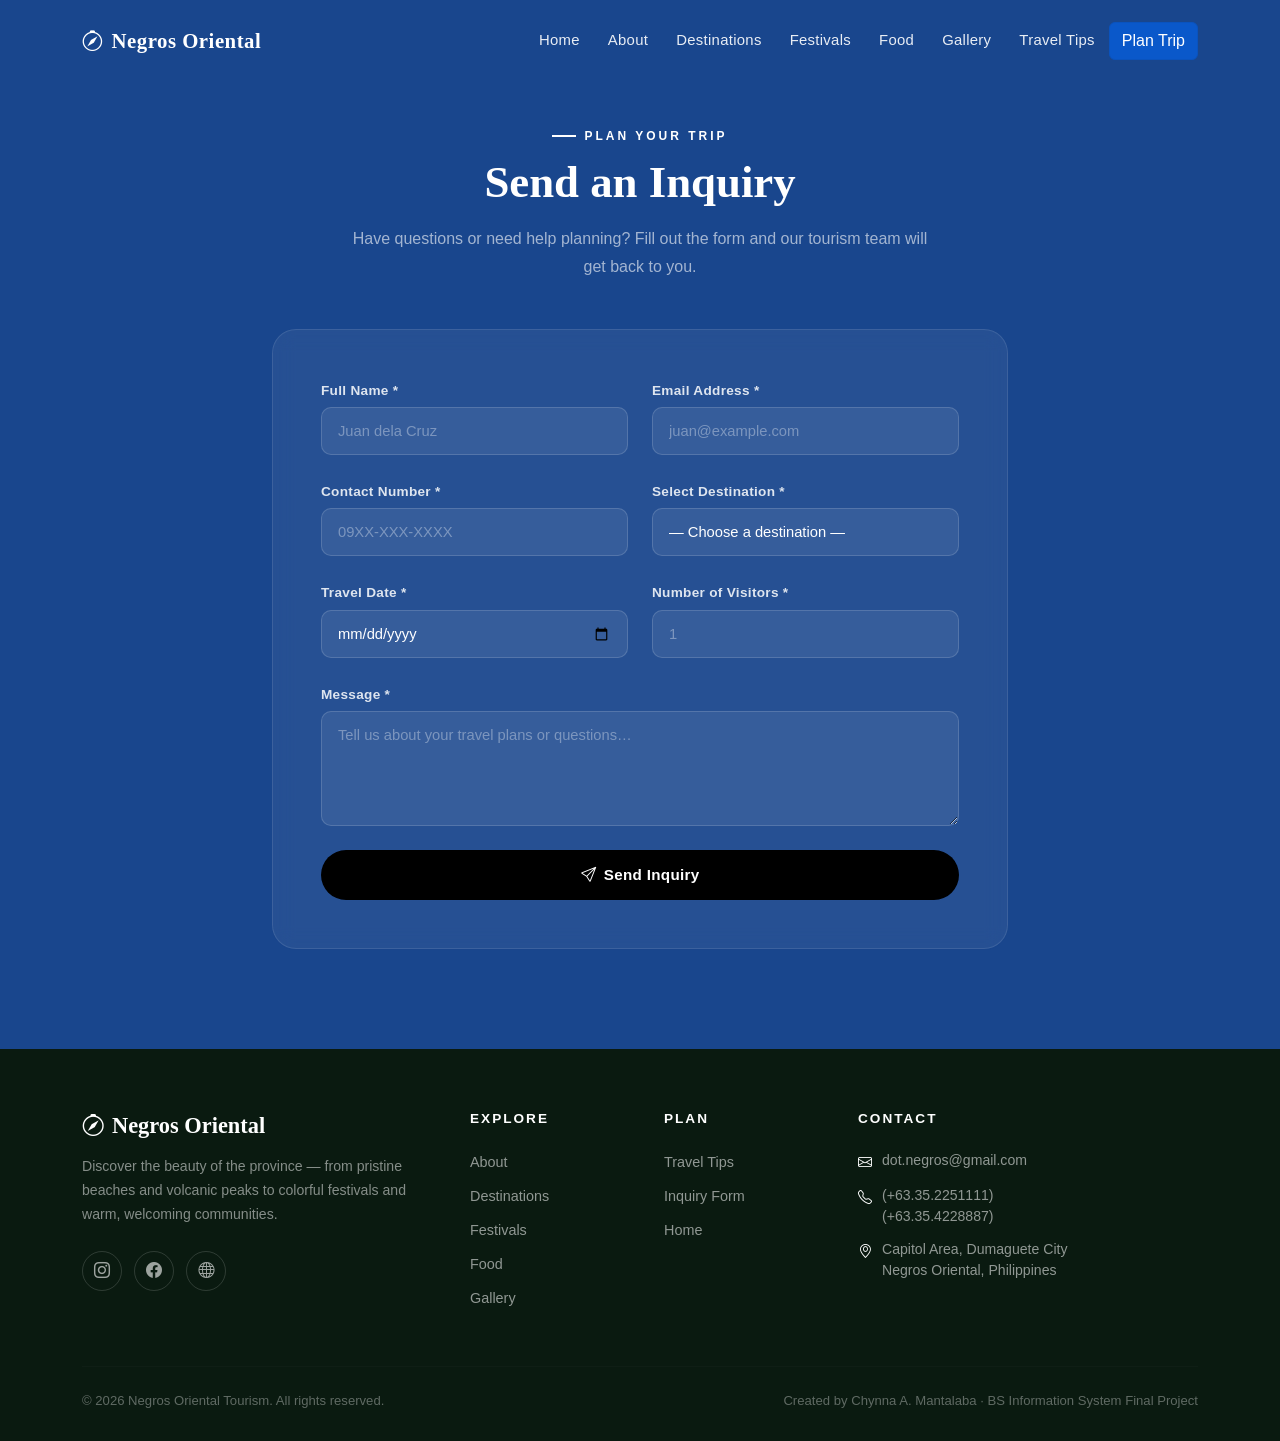
<file: inquiry.html>
<!DOCTYPE html>
<html lang="en">
<head>
  <meta charset="UTF-8">
  <meta name="viewport" content="width=device-width, initial-scale=1.0">
  <title>Plan Your Trip – Negros Oriental Tourism</title>
  <link href="https://cdn.jsdelivr.net/npm/bootstrap@5.3.2/dist/css/bootstrap.min.css" rel="stylesheet">
  <link href="https://fonts.googleapis.com/css2?family=Montserrat:wght@400;600;700;900&family=Roboto+Slab:wght@300;400;500;700&display=swap" rel="stylesheet">
  <link href="https://cdn.jsdelivr.net/npm/bootstrap-icons@1.11.3/font/bootstrap-icons.min.css" rel="stylesheet">
  <link href="css/styles.css" rel="stylesheet">
</head>
<body>
 
<!-- ─── NAVBAR ─────────────────────────────────── -->
<nav class="navbar navbar-expand-lg fixed-top navbar-shrink" id="mainNav">
  <div class="container">
    <a class="navbar-brand" href="index.html">
      <i class="bi bi-compass me-2" style="color:var(--accent-light)"></i>Negros Oriental
    </a>
    <button class="navbar-toggler" type="button" data-bs-toggle="collapse" data-bs-target="#navbarNav">
      <span class="navbar-toggler-icon"></span>
    </button>
    <div class="collapse navbar-collapse" id="navbarNav">
      <ul class="navbar-nav ms-auto align-items-lg-center">
        <li><a class="nav-link" href="index.html">Home</a></li>
        <li><a class="nav-link" href="about.html">About</a></li>
        <li><a class="nav-link" href="destination.html">Destinations</a></li>
        <li><a class="nav-link" href="festival.html">Festivals</a></li>
        <li><a class="nav-link" href="food.html">Food</a></li>
        <li><a class="nav-link" href="gallery.html">Gallery</a></li>
        <li><a class="nav-link" href="travel-tips.html">Travel Tips</a></li>
        <li><a class="btn btn-primary active" href="inquiry.html">Plan Trip</a></li>
      </ul>
    </div>
  </div>
</nav>
 
<!-- ─── INQUIRY FORM ──────────────────────────────── -->
<section id="inquiry" style="padding-top: 120px; min-height: 100vh;">
  <div class="container">
    <div class="row justify-content-center">
      <div class="col-lg-8 fade-in-up">
        <div class="text-center mb-5">
          <div class="section-label" style="justify-content:center">Plan Your Trip</div>
          <h2 class="section-title">Send an Inquiry</h2>
          <p class="section-desc mx-auto">Have questions or need help planning? Fill out the form and our tourism team will get back to you.</p>
        </div>
        <div class="inquiry-form-wrap">
          <div class="form-success" id="formSuccess">
            <div class="success-icon"><i class="bi bi-check-lg"></i></div>
            <h4>Inquiry Sent!</h4>
            <p>Thank you for reaching out. Our team will contact you within 24–48 hours.</p>
          </div>
          <form id="inquiryForm" novalidate>
            <div class="row g-4">
              <div class="col-md-6">
                <label class="form-label">Full Name *</label>
                <input type="text" class="form-control" id="fullName" placeholder="Juan dela Cruz">
                <div class="invalid-feedback" id="nameErr"></div>
              </div>
              <div class="col-md-6">
                <label class="form-label">Email Address *</label>
                <input type="email" class="form-control" id="email" placeholder="juan@example.com">
                <div class="invalid-feedback" id="emailErr"></div>
              </div>
              <div class="col-md-6">
                <label class="form-label">Contact Number *</label>
                <input type="text" class="form-control" id="contact" placeholder="09XX-XXX-XXXX">
                <div class="invalid-feedback" id="contactErr"></div>
              </div>
              <div class="col-md-6">
                <label class="form-label">Select Destination *</label>
                <select class="form-select" id="destination">
                  <option value="">— Choose a destination —</option>
                </select>
                <div class="invalid-feedback" id="destErr"></div>
              </div>
              <div class="col-md-6">
                <label class="form-label">Travel Date *</label>
                <input type="date" class="form-control" id="travelDate">
                <div class="invalid-feedback" id="dateErr"></div>
              </div>
              <div class="col-md-6">
                <label class="form-label">Number of Visitors *</label>
                <input type="number" class="form-control" id="visitors" placeholder="1" min="1">
                <div class="invalid-feedback" id="visitorsErr"></div>
              </div>
              <div class="col-12">
                <label class="form-label">Message *</label>
                <textarea class="form-control" id="message" rows="4" placeholder="Tell us about your travel plans or questions…"></textarea>
                <div class="invalid-feedback" id="msgErr"></div>
              </div>
              <div class="col-12">
                <button type="submit" class="btn-submit">
                  <i class="bi bi-send me-2"></i>Send Inquiry
                </button>
              </div>
            </div>
          </form>
        </div>
      </div>
    </div>
  </div>
</section>
 
<!-- ─── FOOTER ────────────────────────────────────── -->
<footer>
  <div class="container">
    <div class="row g-5">
      <div class="col-lg-4">
        <div class="footer-brand"><i class="bi bi-compass me-2"></i>Negros Oriental</div>
        <p class="footer-tagline">Discover the beauty of the province — from pristine beaches and volcanic peaks to colorful festivals and warm, welcoming communities.</p>
        <div class="footer-social">
          <a href="https://www.instagram.com/visitnegrosoriental/" target="_blank" class="social-btn"><i class="bi bi-instagram"></i></a>
          <a href="https://web.facebook.com/NegrosOrientalTourismBoard/" target="_blank" class="social-btn"><i class="bi bi-facebook"></i></a>
          <a href="https://www.negor.gov.ph/tourist-destination/" target="_blank" class="social-btn"><i class="bi bi-globe"></i></a>
        </div>
      </div>
      <div class="col-lg-2 col-md-4">
        <div class="footer-heading">Explore</div>
        <ul class="footer-links">
          <li><a href="about.html">About</a></li>
          <li><a href="destination.html">Destinations</a></li>
          <li><a href="festival.html">Festivals</a></li>
          <li><a href="food.html">Food</a></li>
          <li><a href="gallery.html">Gallery</a></li>
        </ul>
      </div>
      <div class="col-lg-2 col-md-4">
        <div class="footer-heading">Plan</div>
        <ul class="footer-links">
          <li><a href="travel-tips.html">Travel Tips</a></li>
          <li><a href="inquiry.html">Inquiry Form</a></li>
          <li><a href="index.html">Home</a></li>
        </ul>
      </div>
      <div class="col-lg-4 col-md-4">
        <div class="footer-heading">Contact</div>
        <div class="footer-contact-item"><i class="bi bi-envelope"></i><span>dot.negros@gmail.com</span></div>
        <div class="footer-contact-item"><i class="bi bi-telephone"></i><span>(+63.35.2251111)<br>(+63.35.4228887)</span></div>
        <div class="footer-contact-item"><i class="bi bi-geo-alt"></i><span>Capitol Area, Dumaguete City<br>Negros Oriental, Philippines</span></div>
      </div>
    </div>
    <hr class="footer-divider">
    <div class="d-flex flex-column flex-md-row justify-content-between align-items-center footer-bottom gap-2">
      <p class="mb-0">© 2026 Negros Oriental Tourism. All rights reserved.</p>
      <p class="mb-0">Created by Chynna A. Mantalaba · BS Information System Final Project</p>
    </div>
  </div>
</footer>
 
<a href="#" id="back-to-top"><i class="bi bi-arrow-up"></i></a>
 
<script src="https://cdn.jsdelivr.net/npm/bootstrap@5.3.2/dist/js/bootstrap.bundle.min.js"></script>
<script src="js/scripts.js"></script>
</body>
</html>
</file>
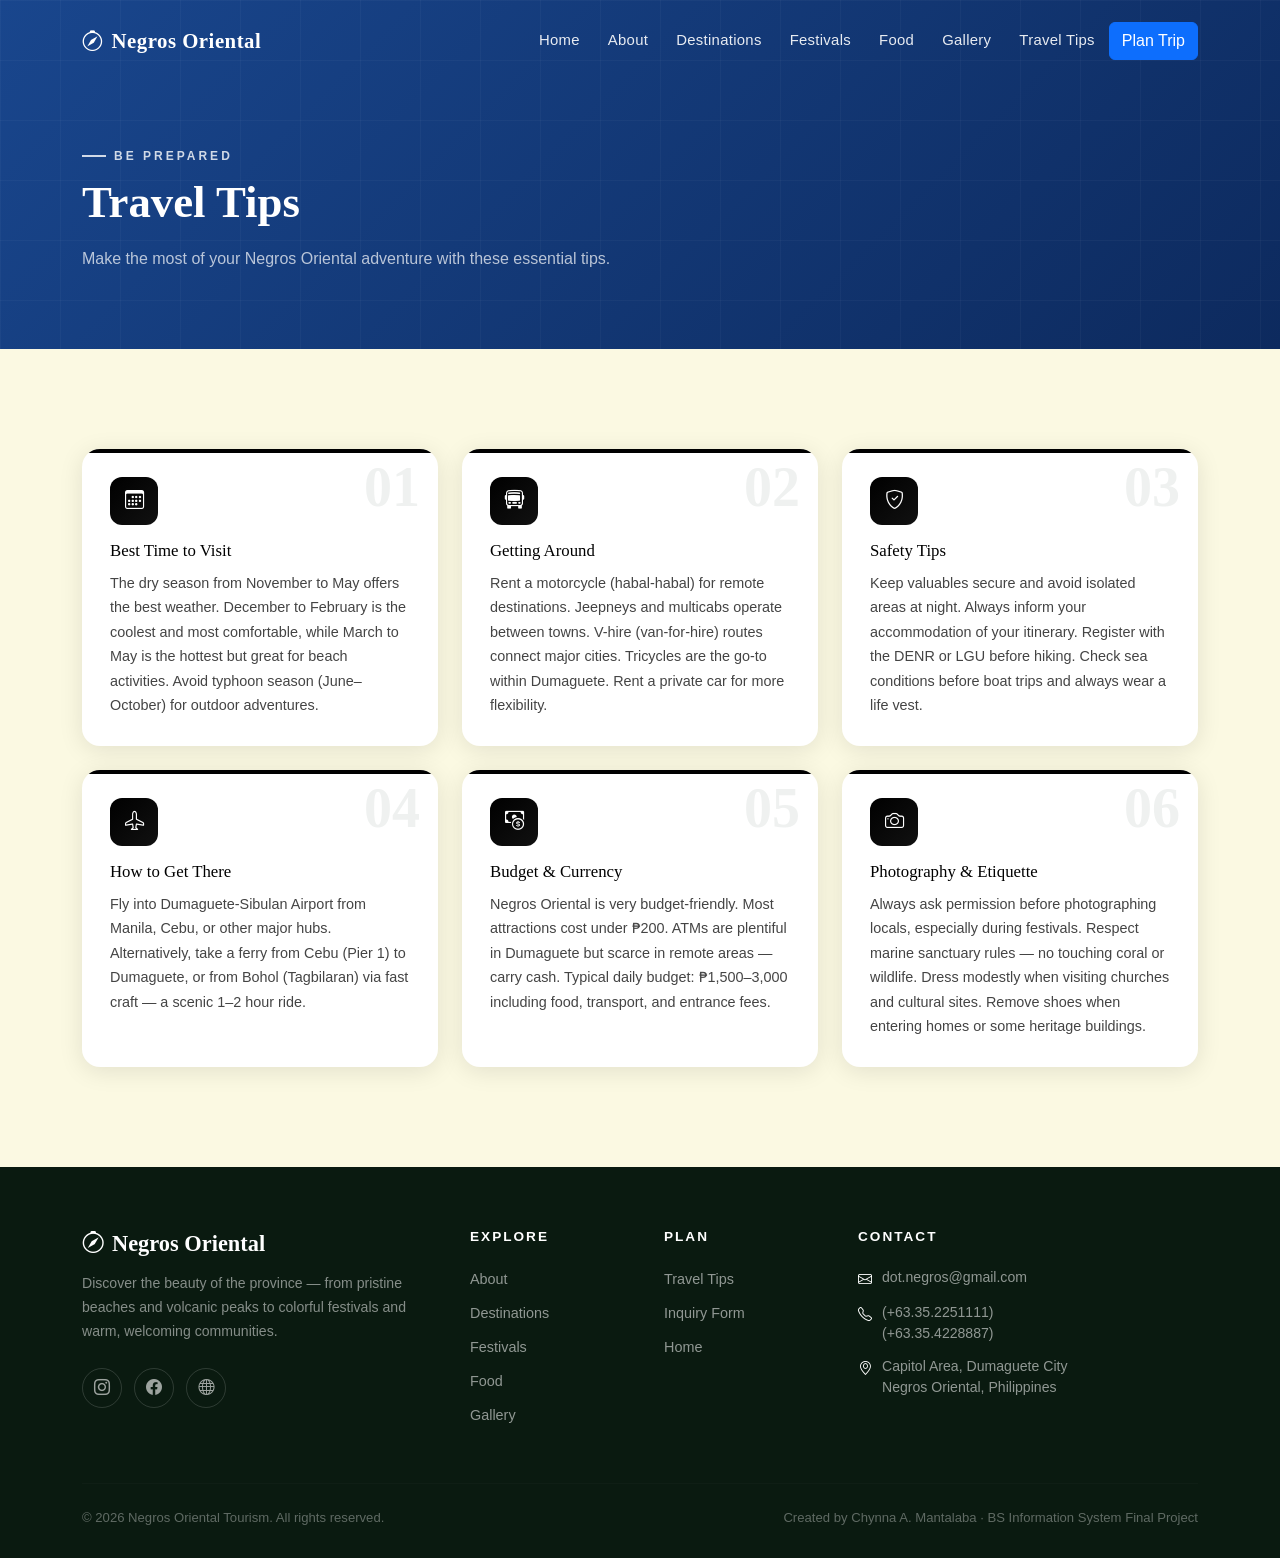
<file: travel-tips.html>
<!DOCTYPE html>
<html lang="en">
<head>
  <meta charset="UTF-8">
  <meta name="viewport" content="width=device-width, initial-scale=1.0">
  <title>Travel Tips – Negros Oriental Tourism</title>
  <link href="https://cdn.jsdelivr.net/npm/bootstrap@5.3.2/dist/css/bootstrap.min.css" rel="stylesheet">
  <link href="https://fonts.googleapis.com/css2?family=Montserrat:wght@400;600;700;900&family=Roboto+Slab:wght@300;400;500;700&display=swap" rel="stylesheet">
  <link href="https://cdn.jsdelivr.net/npm/bootstrap-icons@1.11.3/font/bootstrap-icons.min.css" rel="stylesheet">
  <link href="css/styles.css" rel="stylesheet">
</head>
<body>
 
<!-- ─── NAVBAR ─────────────────────────────────── -->
<nav class="navbar navbar-expand-lg fixed-top navbar-shrink" id="mainNav">
  <div class="container">
    <a class="navbar-brand" href="index.html">
      <i class="bi bi-compass me-2" style="color:var(--accent-light)"></i>Negros Oriental
    </a>
    <button class="navbar-toggler" type="button" data-bs-toggle="collapse" data-bs-target="#navbarNav">
      <span class="navbar-toggler-icon"></span>
    </button>
    <div class="collapse navbar-collapse" id="navbarNav">
      <ul class="navbar-nav ms-auto align-items-lg-center">
        <li><a class="nav-link" href="index.html">Home</a></li>
        <li><a class="nav-link" href="about.html">About</a></li>
        <li><a class="nav-link" href="destination.html">Destinations</a></li>
        <li><a class="nav-link" href="festival.html">Festivals</a></li>
        <li><a class="nav-link" href="food.html">Food</a></li>
        <li><a class="nav-link" href="gallery.html">Gallery</a></li>
        <li><a class="nav-link active" href="travel-tips.html">Travel Tips</a></li>
        <li><a class="btn btn-primary" href="inquiry.html">Plan Trip</a></li>
      </ul>
    </div>
  </div>
</nav>
 
<!-- ─── PAGE HEADER ──────────────────────────────── -->
<section class="page-header">
  <div class="container">
    <div class="section-label" style="color:rgba(255,255,255,0.8);">Be Prepared</div>
    <h1 class="section-title" style="color:#fff;">Travel Tips</h1>
    <p class="section-desc" style="color:rgba(255,255,255,0.7);">Make the most of your Negros Oriental adventure with these essential tips.</p>
  </div>
</section>
 
<!-- ─── TRAVEL TIPS ──────────────────────────────── -->
<section id="travel-tips">
  <div class="container">
    <div class="row g-4" id="tipsGrid"></div>
  </div>
</section>
 
<!-- ─── FOOTER ────────────────────────────────────── -->
<footer>
  <div class="container">
    <div class="row g-5">
      <div class="col-lg-4">
        <div class="footer-brand"><i class="bi bi-compass me-2"></i>Negros Oriental</div>
        <p class="footer-tagline">Discover the beauty of the province — from pristine beaches and volcanic peaks to colorful festivals and warm, welcoming communities.</p>
        <div class="footer-social">
          <a href="https://www.instagram.com/visitnegrosoriental/" target="_blank" class="social-btn"><i class="bi bi-instagram"></i></a>
          <a href="https://web.facebook.com/NegrosOrientalTourismBoard/" target="_blank" class="social-btn"><i class="bi bi-facebook"></i></a>
          <a href="https://www.negor.gov.ph/tourist-destination/" target="_blank" class="social-btn"><i class="bi bi-globe"></i></a>
        </div>
      </div>
      <div class="col-lg-2 col-md-4">
        <div class="footer-heading">Explore</div>
        <ul class="footer-links">
          <li><a href="about.html">About</a></li>
          <li><a href="destination.html">Destinations</a></li>
          <li><a href="festival.html">Festivals</a></li>
          <li><a href="food.html">Food</a></li>
          <li><a href="gallery.html">Gallery</a></li>
        </ul>
      </div>
      <div class="col-lg-2 col-md-4">
        <div class="footer-heading">Plan</div>
        <ul class="footer-links">
          <li><a href="travel-tips.html">Travel Tips</a></li>
          <li><a href="inquiry.html">Inquiry Form</a></li>
          <li><a href="index.html">Home</a></li>
        </ul>
      </div>
      <div class="col-lg-4 col-md-4">
        <div class="footer-heading">Contact</div>
        <div class="footer-contact-item"><i class="bi bi-envelope"></i><span>dot.negros@gmail.com</span></div>
        <div class="footer-contact-item"><i class="bi bi-telephone"></i><span>(+63.35.2251111)<br>(+63.35.4228887)</span></div>
        <div class="footer-contact-item"><i class="bi bi-geo-alt"></i><span>Capitol Area, Dumaguete City<br>Negros Oriental, Philippines</span></div>
      </div>
    </div>
    <hr class="footer-divider">
    <div class="d-flex flex-column flex-md-row justify-content-between align-items-center footer-bottom gap-2">
      <p class="mb-0">© 2026 Negros Oriental Tourism. All rights reserved.</p>
      <p class="mb-0">Created by Chynna A. Mantalaba · BS Information System Final Project</p>
    </div>
  </div>
</footer>
 
<a href="#" id="back-to-top"><i class="bi bi-arrow-up"></i></a>
 
<script src="https://cdn.jsdelivr.net/npm/bootstrap@5.3.2/dist/js/bootstrap.bundle.min.js"></script>
<script src="js/scripts.js"></script>
</body>
</html>
</file>
<file: css/styles.css>
:root {

  /* MAIN COLORS */
  --primary: #000000;
  --primary-mid: #111111;

  /* ACCENT COLORS */
  --accent: #000000;
  --accent-light: #ffffff;
  --accent-dark: #000000;

  /* BACKGROUNDS */
  --light-bg: #FBF9E2;
  --white: #19468D;

  /* TEXT */
  --text-dark: #000000;
  --text-muted: #444444;

  /* SHADOWS */
  --card-shadow: 0 4px 24px rgba(0, 0, 0, 0.10);
  --card-shadow-hover: 0 12px 40px rgba(0, 0, 0, 0.20);

}
 
    * { box-sizing: border-box; margin: 0; padding: 0; }
 
    html { scroll-behavior: smooth; }
 
    body {
      font-family: 'DM Sans', sans-serif;
      color: var(--text-dark);
      background: var(--white);
    }
 
    h1, h2, h3, h4, h5 {
      font-family: 'Playfair Display', serif;
    }
 
    /* ─── NAVBAR ─────────────────────────────── */
    #mainNav {
      background: transparent;
      transition: background 0.4s, box-shadow 0.4s, padding 0.4s;
      padding: 20px 0;
    }
    #mainNav.navbar-shrink {
      background: var(--primary) !important;
      box-shadow: 0 2px 20px rgba(0,0,0,0.2);
      padding: 10px 0;
    }
    #mainNav .navbar-brand {
      font-family: 'Playfair Display', serif;
      font-weight: 700;
      font-size: 1.3rem;
      color: #fff;
      letter-spacing: 0.5px;
    }
    #mainNav .nav-link {
      color: rgba(255,255,255,0.9) !important;
      font-weight: 500;
      font-size: 0.93rem;
      letter-spacing: 0.3px;
      padding: 8px 14px !important;
      transition: color 0.2s;
    }
    #mainNav .nav-link:hover {
      color: var(--accent-light) !important;
    }
    #mainNav .dropdown-menu {
      background: var(--primary);
      border: none;
      border-radius: 8px;
      box-shadow: 0 8px 32px rgba(0,0,0,0.18);
      margin-top: 4px;
    }
    #mainNav .dropdown-item {
      color: rgba(255,255,255,0.85);
      font-size: 0.9rem;
      padding: 8px 18px;
      transition: background 0.2s, color 0.2s;
    }
    #mainNav .dropdown-item:hover {
      background: var(--primary-mid);
      color: var(--accent-light);
    }
    #mainNav .navbar-toggler { border-color: rgba(255,255,255,0.4); }
 
    /* ─── HERO ───────────────────────────────── */
    #hero {
      position: relative;
      height: 100vh;
      min-height: 600px;
      /*background: linear-gradient(135deg, #0a1f14 0%, #1a3a2a 40%, #2d6647 100%);*/
      display: flex;
      align-items: center;
      overflow: hidden;
    }
    .hero-bg-pattern {
      position: absolute; inset: 0;
      background-image: radial-gradient(circle at 20% 50%, rgba(201,136,58,0.12) 0%, transparent 50%),
                        radial-gradient(circle at 80% 20%, rgba(45,102,71,0.3) 0%, transparent 50%);
      z-index: 0;
    }
    .hero-grid-overlay {
      position: absolute; inset: 0;
      background-image: 
        linear-gradient(rgba(255,255,255,0.03) 1px, transparent 1px),
        linear-gradient(90deg, rgba(255,255,255,0.03) 1px, transparent 1px);
      background-size: 60px 60px;
      z-index: 0;
    }
    .hero-content {
      position: relative;
      z-index: 2;
    }
    .hero-eyebrow {
      display: inline-flex;
      align-items: center;
      gap: 8px;
      background: #FBF9E2;
      border: 1px solid rgba(201,136,58,0.35);
      color: #000000;
      font-size: 0.78rem;
      font-weight: 600;
      letter-spacing: 2.5px;
      text-transform: uppercase;
      padding: 6px 16px;
      border-radius: 50px;
      margin-bottom: 24px;
    }
    .hero-title {
      font-size: clamp(2.6rem, 6vw, 5.5rem);
      font-weight: 900;
      color: #fff;
      line-height: 1.05;
      letter-spacing: -1px;
      margin-bottom: 10px;
    }
    .hero-title span {
      color: var(--accent-light);
      display: block;
    }
    .hero-subtitle {
      font-size: 1.15rem;
      color: rgba(255,255,255,0.72);
      font-weight: 300;
      margin-bottom: 36px;
      max-width: 520px;
      line-height: 1.7;
    }
    .hero-cta-row { display: flex; gap: 14px; flex-wrap: wrap; }
    .btn-hero-primary {
      background: var(--accent);
      color: #fff;
      border: none;
      padding: 14px 32px;
      border-radius: 50px;
      font-weight: 600;
      font-size: 0.95rem;
      letter-spacing: 0.3px;
      text-decoration: none;
      transition: background 0.2s, transform 0.2s, box-shadow 0.2s;
      box-shadow: 0 4px 18px rgba(201,136,58,0.35);
    }
    .btn-hero-primary:hover {
      background: #b87830;
      transform: translateY(-2px);
      box-shadow: 0 8px 28px rgba(201,136,58,0.45);
      color: #fff;
    }
    .btn-hero-outline {
      background: transparent;
      color: #fff;
      border: 1.5px solid rgba(255,255,255,0.4);
      padding: 14px 32px;
      border-radius: 50px;
      font-weight: 500;
      font-size: 0.95rem;
      text-decoration: none;
      transition: border-color 0.2s, background 0.2s;
    }
    .btn-hero-outline:hover {
      border-color: var(--accent-light);
      background: rgba(201,136,58,0.1);
      color: #fff;
    }
    .hero-stats {
      display: flex;
      gap: 40px;
      margin-top: 56px;
    }
    .hero-stat {
      color: #fff;
    }
    .hero-stat .num {
      font-family: 'Playfair Display', serif;
      font-size: 2rem;
      font-weight: 700;
      color: var(--accent-light);
      line-height: 1;
    }
    .hero-stat .lbl {
      font-size: 0.78rem;
      color: rgba(255,255,255,0.55);
      letter-spacing: 1px;
      text-transform: uppercase;
      margin-top: 2px;
    }
    .hero-scroll-indicator {
      position: absolute;
      bottom: 32px;
      left: 50%;
      transform: translateX(-50%);
      z-index: 2;
      text-align: center;
    }
    .scroll-dot {
      width: 24px;
      height: 40px;
      border: 2px solid rgba(255,255,255,0.4);
      border-radius: 12px;
      margin: 0 auto;
      position: relative;
    }
    .scroll-dot::after {
      content: '';
      position: absolute;
      top: 6px;
      left: 50%;
      transform: translateX(-50%);
      width: 4px;
      height: 8px;
      background: var(--accent-light);
      border-radius: 2px;
      animation: scrollBounce 1.8s ease-in-out infinite;
    }
    @keyframes scrollBounce {
      0%, 100% { top: 6px; opacity: 1; }
      50% { top: 18px; opacity: 0.4; }
    }
    .hero-image-side {
      position: relative;
      z-index: 2;
    }
    .hero-img-frame {
      position: relative;
      border-radius: 24px;
      overflow: hidden;
      box-shadow: 0 32px 80px rgba(0,0,0,0.5);
    }
    .hero-img-frame img {
      width: 100%;
      height: 480px;
      object-fit: cover;
      display: block;
      border-radius: 24px;
    }
    .hero-img-badge {
      position: absolute;
      bottom: 24px;
      left: 24px;
      background: rgba(255,255,255,0.95);
      border-radius: 14px;
      padding: 12px 18px;
      display: flex;
      align-items: center;
      gap: 10px;
      box-shadow: 0 4px 20px rgba(0,0,0,0.15);
    }
    .hero-img-badge .icon {
      width: 38px; height: 38px;
      background: var(--primary);
      border-radius: 50%;
      display: flex; align-items: center; justify-content: center;
      color: var(--accent-light);
      font-size: 1rem;
    }
    .hero-img-badge .badge-text strong {
      display: block;
      font-weight: 700;
      font-size: 0.95rem;
      color: var(--primary);
    }
    .hero-img-badge .badge-text small {
      font-size: 0.75rem;
      color: var(--text-muted);
    }
    .hero-accent-card {
      position: absolute;
      top: 32px;
      right: -20px;
      background: var(--accent);
      color: #fff;
      border-radius: 14px;
      padding: 14px 20px;
      text-align: center;
      box-shadow: 0 8px 24px rgba(201,136,58,0.4);
    }
    .hero-accent-card .big { font-size: 1.6rem; font-weight: 700; font-family: 'Playfair Display', serif; }
    .hero-accent-card .sm { font-size: 0.72rem; text-transform: uppercase; letter-spacing: 1px; opacity: 0.85; }
 
    /* ─── SECTION HEADERS ────────────────────── */
    .section-label {
      display: inline-flex;
      align-items: center;
      gap: 8px;
      font-size: 0.75rem;
      font-weight: 700;
      letter-spacing: 3px;
      text-transform: uppercase;
      color: var(--accent);
      margin-bottom: 12px;
    }
    .section-label::before {
      content: '';
      display: inline-block;
      width: 24px;
      height: 2px;
      background: var(--accent);
    }
    .section-title {
      font-size: clamp(1.8rem, 3.5vw, 2.8rem);
      font-weight: 700;
      color: var(--primary);
      line-height: 1.15;
      margin-bottom: 16px;
    }
    .section-desc {
      font-size: 1rem;
      color: var(--text-muted);
      max-width: 580px;
      line-height: 1.75;
    }

    .page-header {
  background: linear-gradient(135deg, #19468D 0%, #0d2a5e 100%);
  padding: 140px 0 60px;
  position: relative;
  overflow: hidden;
}
 
.page-header::before {
  content: '';
  position: absolute;
  inset: 0;
  background-image:
    linear-gradient(rgba(255,255,255,0.03) 1px, transparent 1px),
    linear-gradient(90deg, rgba(255,255,255,0.03) 1px, transparent 1px);
  background-size: 60px 60px;
}
 
.page-header .section-label {
  color: rgba(255, 255, 255, 0.8) !important;
}
 
.page-header .section-label::before {
  background: rgba(255, 255, 255, 0.8) !important;
}
 
.page-header .section-title {
  color: #fff !important;
}
 
.page-header .section-desc {
  color: rgba(255, 255, 255, 0.7) !important;
}

    /* ── HOME-ONLY STYLES ─────────────────────────── */
 
    /* ABOUT PREVIEW */
    .home-about {
      padding: 100px 0;
      background: var(--light-bg);
    }
    .about-preview-img {
      width: 100%;
      height: 420px;
      object-fit: cover;
      border-radius: 20px;
      box-shadow: 0 20px 60px rgba(0,0,0,0.15);
    }
    .about-stat-row {
      display: flex;
      gap: 32px;
      margin: 32px 0;
      flex-wrap: wrap;
    }
    .about-stat-item {
      text-align: center;
    }
    .about-stat-item .num {
      font-family: 'Playfair Display', serif;
      font-size: 2rem;
      font-weight: 700;
      color: var(--primary);
      line-height: 1;
      display: block;
    }
    .about-stat-item .lbl {
      font-size: 0.75rem;
      color: var(--text-muted);
      letter-spacing: 1px;
      text-transform: uppercase;
      margin-top: 4px;
    }
 
    /* DESTINATIONS PREVIEW */
    .home-destinations {
      padding: 100px 0;
      background: #fff;
    }
    .dest-preview-grid {
      display: grid;
      grid-template-columns: repeat(3, 1fr);
      gap: 20px;
    }
    .dest-preview-card {
      border-radius: 16px;
      overflow: hidden;
      position: relative;
      height: 260px;
      cursor: pointer;
      box-shadow: 0 4px 20px rgba(0,0,0,0.1);
    }
    .dest-preview-card img {
      width: 100%;
      height: 100%;
      object-fit: cover;
      transition: transform 0.5s ease;
    }
    .dest-preview-card:hover img { transform: scale(1.08); }
    .dest-preview-overlay {
      position: absolute;
      inset: 0;
      background: linear-gradient(to top, rgba(0,0,0,0.75) 0%, transparent 55%);
      display: flex;
      flex-direction: column;
      justify-content: flex-end;
      padding: 20px;
    }
    .dest-preview-card .badge-cat {
      background: var(--accent);
      color: #fff;
      font-size: 0.7rem;
      font-weight: 700;
      letter-spacing: 1px;
      text-transform: uppercase;
      padding: 3px 10px;
      border-radius: 50px;
      display: inline-block;
      margin-bottom: 6px;
      width: fit-content;
    }
    .dest-preview-card h5 {
      color: #fff;
      font-size: 1rem;
      margin: 0 0 2px;
    }
    .dest-preview-card small {
      color: rgba(255,255,255,0.7);
      font-size: 0.78rem;
    }
    .dest-preview-card.large {
      grid-row: span 2;
      height: 100%;
      min-height: 320px;
    }
 
    /* FESTIVALS PREVIEW */
    .home-festivals {
      padding: 100px 0;
      background: var(--primary);
      position: relative;
      overflow: hidden;
    }
    .home-festivals::before {
      content: '';
      position: absolute;
      inset: 0;
      background-image:
        linear-gradient(rgba(255,255,255,0.04) 1px, transparent 1px),
        linear-gradient(90deg, rgba(255,255,255,0.04) 1px, transparent 1px);
      background-size: 50px 50px;
    }
    .home-festivals .section-label { color: var(--accent-light); opacity: 0.85; }
    .home-festivals .section-label::before { background: var(--accent-light); }
    .home-festivals .section-title { color: #fff; }
    .home-festivals .section-desc { color: rgba(255,255,255,0.6); }
    .festival-preview-scroll {
      display: grid;
      grid-template-columns: repeat(4, 1fr);
      gap: 20px;
      position: relative;
      z-index: 1;
    }
    .fest-prev-card {
      background: rgba(255,255,255,0.07);
      border: 1px solid rgba(255,255,255,0.1);
      border-radius: 16px;
      overflow: hidden;
      transition: transform 0.3s, background 0.3s;
    }
    .fest-prev-card:hover {
      transform: translateY(-4px);
      background: rgba(255,255,255,0.12);
    }
    .fest-prev-card img {
      width: 100%;
      height: 160px;
      object-fit: cover;
    }
    .fest-prev-card-body {
      padding: 16px;
    }
    .fest-prev-card-body .month {
      font-size: 0.7rem;
      font-weight: 700;
      letter-spacing: 2px;
      text-transform: uppercase;
      color: var(--accent-light);
      margin-bottom: 6px;
    }
    .fest-prev-card-body h5 {
      color: #fff;
      font-size: 0.95rem;
      margin-bottom: 4px;
    }
    .fest-prev-card-body p {
      color: rgba(255,255,255,0.55);
      font-size: 0.8rem;
      line-height: 1.5;
      margin: 0;
      display: -webkit-box;
      -webkit-line-clamp: 3;
      -webkit-box-orient: vertical;
      overflow: hidden;
    }
 
    /* FOOD PREVIEW */
    .home-food {
      padding: 100px 0;
      background: var(--light-bg);
    }
    .food-preview-strip {
      display: grid;
      grid-template-columns: repeat(3, 1fr);
      gap: 24px;
    }
    .food-prev-card {
      background: #fff;
      border-radius: 16px;
      overflow: hidden;
      box-shadow: 0 4px 20px rgba(0,0,0,0.07);
      transition: transform 0.3s, box-shadow 0.3s;
      display: flex;
      flex-direction: column;
    }
    .food-prev-card:hover {
      transform: translateY(-5px);
      box-shadow: 0 12px 36px rgba(0,0,0,0.14);
    }
    .food-prev-card img {
      width: 100%;
      height: 180px;
      object-fit: cover;
    }
    .food-prev-card-body {
      padding: 16px 18px 20px;
      flex: 1;
    }
    .food-prev-card-body h5 {
      color: var(--primary);
      font-size: 1rem;
      margin-bottom: 6px;
    }
    .food-prev-card-body p {
      color: var(--text-muted);
      font-size: 0.83rem;
      line-height: 1.6;
      margin: 0;
      display: -webkit-box;
      -webkit-line-clamp: 3;
      -webkit-box-orient: vertical;
      overflow: hidden;
    }
 
    /* GALLERY PREVIEW */
    .home-gallery {
      padding: 100px 0;
      background: #19468D;
    }
    .home-gallery .section-label { color: rgba(255,255,255,0.8); }
    .home-gallery .section-label::before { background: rgba(255,255,255,0.8); }
    .home-gallery .section-title { color: #fff; }
    .home-gallery .section-desc { color: rgba(255,255,255,0.6); }
    .gallery-preview-mosaic {
      display: grid;
      grid-template-columns: repeat(4, 1fr);
      grid-template-rows: 180px 180px;
      gap: 10px;
    }
    .gal-prev-item {
      border-radius: 12px;
      overflow: hidden;
      position: relative;
      cursor: pointer;
    }
    .gal-prev-item img {
      width: 100%;
      height: 100%;
      object-fit: cover;
      transition: transform 0.4s;
    }
    .gal-prev-item:hover img { transform: scale(1.08); }
    .gal-prev-item::after {
      content: '';
      position: absolute;
      inset: 0;
      background: rgba(0,0,0,0);
      transition: background 0.3s;
    }
    .gal-prev-item:hover::after { background: rgba(25,70,141,0.3); }
    .gal-prev-item:nth-child(1) { grid-column: span 2; grid-row: span 2; }
    .gal-prev-item.see-more {
      background: rgba(255,255,255,0.1);
      border: 1.5px dashed rgba(255,255,255,0.25);
      display: flex;
      align-items: center;
      justify-content: center;
      flex-direction: column;
      gap: 8px;
      text-decoration: none;
      transition: background 0.3s;
    }
    .gal-prev-item.see-more:hover { background: rgba(255,255,255,0.18); }
    .gal-prev-item.see-more span {
      color: #fff;
      font-size: 0.85rem;
      font-weight: 600;
    }
    .gal-prev-item.see-more i { color: #fff; font-size: 1.5rem; }
 
    /* TIPS PREVIEW */
    .home-tips {
      padding: 100px 0;
      background: #fff;
    }
    .tips-preview-grid {
      display: grid;
      grid-template-columns: repeat(3, 1fr);
      gap: 20px;
    }
    .tip-prev-card {
      background: var(--light-bg);
      border-radius: 16px;
      padding: 26px;
      display: flex;
      gap: 16px;
      align-items: flex-start;
      transition: transform 0.3s, box-shadow 0.3s;
      border-left: 3px solid var(--accent);
    }
    .tip-prev-card:hover {
      transform: translateY(-4px);
      box-shadow: 0 10px 30px rgba(0,0,0,0.08);
    }
    .tip-prev-icon {
      width: 44px;
      height: 44px;
      background: var(--primary);
      border-radius: 12px;
      display: flex;
      align-items: center;
      justify-content: center;
      color: #fff;
      font-size: 1.1rem;
      flex-shrink: 0;
    }
    .tip-prev-card h5 {
      color: var(--primary);
      font-size: 0.95rem;
      margin-bottom: 6px;
    }
    .tip-prev-card p {
      color: var(--text-muted);
      font-size: 0.83rem;
      line-height: 1.6;
      margin: 0;
      display: -webkit-box;
      -webkit-line-clamp: 3;
      -webkit-box-orient: vertical;
      overflow: hidden;
    }
 
    /* CTA BANNER */
    .home-cta {
      padding: 80px 0;
      background: linear-gradient(135deg, var(--primary) 0%, #0a1f14 100%);
      text-align: center;
      position: relative;
      overflow: hidden;
    }
    .home-cta::before {
      content: '';
      position: absolute;
      inset: 0;
      background-image:
        linear-gradient(rgba(255,255,255,0.03) 1px, transparent 1px),
        linear-gradient(90deg, rgba(255,255,255,0.03) 1px, transparent 1px);
      background-size: 60px 60px;
    }
    .home-cta h2 {
      color: #fff;
      font-size: clamp(1.8rem, 3vw, 2.6rem);
      margin-bottom: 12px;
      position: relative;
    }
    .home-cta p {
      color: rgba(255,255,255,0.65);
      font-size: 1.05rem;
      margin-bottom: 32px;
      position: relative;
    }
    .cta-btn-row {
      display: flex;
      gap: 14px;
      justify-content: center;
      flex-wrap: wrap;
      position: relative;
    }
    .btn-cta-primary {
      background: var(--accent);
      color: #fff;
      padding: 14px 36px;
      border-radius: 50px;
      font-weight: 600;
      font-size: 0.95rem;
      text-decoration: none;
      transition: background 0.2s, transform 0.2s;
      display: inline-flex;
      align-items: center;
      gap: 8px;
    }
    .btn-cta-primary:hover {
      background: #b87830;
      transform: translateY(-2px);
      color: #fff;
    }
    .btn-cta-outline {
      background: transparent;
      color: #fff;
      border: 1.5px solid rgba(255,255,255,0.4);
      padding: 14px 36px;
      border-radius: 50px;
      font-weight: 500;
      font-size: 0.95rem;
      text-decoration: none;
      transition: all 0.2s;
      display: inline-flex;
      align-items: center;
      gap: 8px;
    }
    .btn-cta-outline:hover {
      border-color: #fff;
      color: #fff;
      background: rgba(255,255,255,0.1);
    }
 
    /* SECTION LINK */
    .section-link {
      display: inline-flex;
      align-items: center;
      gap: 8px;
      color: var(--primary);
      font-weight: 600;
      font-size: 0.9rem;
      text-decoration: none;
      border-bottom: 2px solid transparent;
      padding-bottom: 2px;
      transition: border-color 0.2s, gap 0.2s;
    }
    .section-link:hover {
      border-color: var(--primary);
      gap: 12px;
      color: var(--primary);
    }
    .section-link.light {
      color: rgba(255,255,255,0.85);
      border-bottom-color: transparent;
    }
    .section-link.light:hover {
      color: #fff;
      border-color: rgba(255,255,255,0.5);
    }
 
    @media (max-width: 992px) {
      .dest-preview-grid { grid-template-columns: repeat(2, 1fr); }
      .festival-preview-scroll { grid-template-columns: repeat(2, 1fr); }
      .food-preview-strip { grid-template-columns: repeat(2, 1fr); }
      .gallery-preview-mosaic { grid-template-columns: repeat(3, 1fr); }
      .tips-preview-grid { grid-template-columns: repeat(2, 1fr); }
    }
    @media (max-width: 768px) {
      .dest-preview-grid { grid-template-columns: 1fr; }
      .food-preview-strip { grid-template-columns: 1fr; }
      .gallery-preview-mosaic { grid-template-columns: repeat(2, 1fr); }
      .tips-preview-grid { grid-template-columns: 1fr; }
    }
 
    /* ─── ABOUT ──────────────────────────────── */
    #about {
      padding: 100px 0;
      background: var(--light-bg);
    }
    .about-card {
      background: #fff;
      border-radius: 20px;
      padding: 36px;
      box-shadow: var(--card-shadow);
      height: 100%;
      border-left: 4px solid var(--accent);
      transition: transform 0.25s, box-shadow 0.25s;
    }
    .about-card:hover {
      transform: translateY(-4px);
      box-shadow: var(--card-shadow-hover);
    }
    .about-card .icon-wrap {
      width: 52px; height: 52px;
      background: linear-gradient(135deg, var(--primary), var(--primary-mid));
      border-radius: 14px;
      display: flex; align-items: center; justify-content: center;
      color: var(--accent-light);
      font-size: 1.3rem;
      margin-bottom: 18px;
    }
    .about-card h5 {
      color: var(--primary);
      font-size: 1.1rem;
      font-weight: 700;
      margin-bottom: 10px;
    }
    .about-card p {
      color: var(--text-muted);
      font-size: 0.92rem;
      line-height: 1.7;
      margin: 0;
    }
    .about-img-block {
      position: relative;
    }
    .about-img-block img {
      width: 100%;
      border-radius: 20px;
      box-shadow: var(--card-shadow-hover);
      object-fit: cover;
      height: 420px;
    }
    .about-img-stat {
      position: absolute;
      bottom: -20px;
      right: -20px;
      background: var(--primary);
      color: #fff;
      border-radius: 16px;
      padding: 20px 28px;
      text-align: center;
      box-shadow: 0 8px 32px rgba(26,58,42,0.25);
    }
    .about-img-stat .big { font-size: 2rem; font-weight: 700; font-family: 'Playfair Display', serif; color: var(--accent-light); }
    .about-img-stat .sm { font-size: 0.75rem; letter-spacing: 1px; opacity: 0.75; }

    /* ─── ABOUT DETAIL CARDS ───────────────────── */

.about-detail-card{
  background: linear-gradient(145deg,#12345b,#19468D);
  border-radius: 25px;
  padding: 35px 28px;
  color:#fff;
  height:100%;
  transition:0.4s ease;
  cursor:pointer;
  border:1px solid rgba(255,255,255,0.08);
  position:relative;
  overflow:hidden;
}

.about-detail-card:hover{
  transform:translateY(-10px);
  box-shadow:0 20px 40px rgba(0,0,0,0.2);
}

.about-detail-card h5{
  font-weight:700;
  margin-top:18px;
}

.about-detail-card p{
  color:rgba(255,255,255,0.75);
  font-size:0.95rem;
  line-height:1.7;
}

/* ─── ABOUT MODAL ─────────────────────────── */

.about-modal{
  background:#0f172a;
  color:#fff;
  border-radius:25px;
  overflow:hidden;
}

.about-modal .modal-header{
  background:#19468D;
  padding:25px 30px;
}

.about-modal .modal-body{
  padding:35px;
}

.about-modal p{
  color:rgba(255,255,255,0.75);
  line-height:1.9;
  margin-bottom:20px;
}

.about-list{
  padding-left:20px;
  margin-bottom:20px;
}

.about-list li{
  margin-bottom:10px;
  color:rgba(255,255,255,0.85);
}

.about-detail-card .btn{
  border-radius:30px;
  padding:8px 18px;
}
 
    /* ─── DESTINATIONS ───────────────────────── */
    #destinations {
      padding: 100px 0;
      background: #fff;
    }
    .filter-bar {
      display: flex;
      gap: 10px;
      flex-wrap: wrap;
      margin-bottom: 40px;
    }
    .filter-btn {
      background: transparent;
      border: 1.5px solid #d1d5db;
      color: var(--text-muted);
      padding: 8px 20px;
      border-radius: 50px;
      font-size: 0.88rem;
      font-weight: 500;
      cursor: pointer;
      transition: all 0.2s;
    }
    .filter-btn:hover, .filter-btn.active {
      background: var(--primary);
      border-color: var(--primary);
      color: #fff;
    }
    .search-wrap {
      position: relative;
      margin-bottom: 28px;
      max-width: 420px;
    }
    .search-wrap input {
      width: 100%;
      padding: 12px 20px 12px 44px;
      border: 1.5px solid #e5e7eb;
      border-radius: 50px;
      font-size: 0.92rem;
      outline: none;
      transition: border-color 0.2s;
      font-family: 'DM Sans', sans-serif;
      background: var(--light-bg);
    }
    .search-wrap input:focus { border-color: var(--primary-mid); }
    .search-wrap .search-icon {
      position: absolute;
      left: 16px;
      top: 50%;
      transform: translateY(-50%);
      color: var(--text-muted);
    }
    .dest-card {
      border: none;
      border-radius: 18px;
      overflow: hidden;
      box-shadow: var(--card-shadow);
      transition: transform 0.3s, box-shadow 0.3s;
      background: #fff;
    }
    .dest-card:hover {
      transform: translateY(-6px);
      box-shadow: var(--card-shadow-hover);
    }
    .dest-card-img-wrap {
      position: relative;
      height: 200px;
      overflow: hidden;
    }
    .dest-card-img-wrap img {
      width: 100%;
      height: 100%;
      object-fit: cover;
      transition: transform 0.5s ease;
    }
    .dest-card:hover .dest-card-img-wrap img { transform: scale(1.07); }
    .dest-cat-badge {
      position: absolute;
      top: 14px;
      left: 14px;
      background: var(--primary);
      color: #fff;
      font-size: 0.72rem;
      font-weight: 600;
      letter-spacing: 1px;
      text-transform: uppercase;
      padding: 5px 12px;
      border-radius: 50px;
    }
    .dest-card-body { padding: 20px 22px 22px; }
    .dest-card-body h5 { font-size: 1.05rem; color: var(--primary); margin-bottom: 4px; }
    .dest-card-body .location-text {
      font-size: 0.82rem;
      color: var(--text-muted);
      margin-bottom: 10px;
    }
    .dest-card-body p { font-size: 0.88rem; color: var(--text-muted); line-height: 1.6; margin-bottom: 14px; }
    .dest-meta { display: flex; gap: 14px; font-size: 0.8rem; color: var(--text-muted); margin-bottom: 14px; }
    .dest-meta span { display: flex; align-items: center; gap: 4px; }
    .btn-view-details {
      background: transparent;
      border: 1.5px solid var(--primary);
      color: var(--primary);
      font-size: 0.85rem;
      font-weight: 600;
      padding: 8px 20px;
      border-radius: 50px;
      cursor: pointer;
      transition: all 0.2s;
      width: 100%;
    }
    .btn-view-details:hover {
      background: var(--primary);
      color: #fff;
    }
    #no-results {
      text-align: center;
      padding: 60px 20px;
      color: var(--text-muted);
      display: none;
    }
 
    /* ─── MODAL ──────────────────────────────── */
    .modal-content {
      border: none;
      border-radius: 20px;
      overflow: hidden;
    }
    .modal-header {
      background: linear-gradient(135deg, var(--primary), var(--primary-mid));
      color: #fff;
      padding: 24px 28px;
      border: none;
    }
    .modal-header .modal-title {
      font-family: 'Playfair Display', serif;
      font-size: 1.4rem;
      font-weight: 700;
    }
    .modal-header .btn-close { filter: invert(1); }
    .modal-img {
      width: 100%;
      height: 260px;
      object-fit: cover;
    }
    .modal-body { padding: 28px; }
    .modal-info-grid {
      display: grid;
      grid-template-columns: 1fr 1fr;
      gap: 14px;
      margin-bottom: 20px;
    }
    .modal-info-item {
      background: var(--light-bg);
      border-radius: 10px;
      padding: 12px 16px;
    }
    .modal-info-item .label {
      font-size: 0.72rem;
      font-weight: 700;
      letter-spacing: 1px;
      text-transform: uppercase;
      color: var(--accent);
      margin-bottom: 4px;
    }
    .modal-info-item .value {
      font-size: 0.9rem;
      color: var(--text-dark);
      font-weight: 500;
    }
    .modal-section-title {
      font-family: 'Playfair Display', serif;
      font-size: 1rem;
      font-weight: 700;
      color: var(--primary);
      margin: 20px 0 8px;
    }
    .activities-list { display: flex; flex-wrap: wrap; gap: 8px; }
    .activity-tag {
      background: rgba(26,58,42,0.08);
      color: var(--primary);
      font-size: 0.8rem;
      font-weight: 500;
      padding: 5px 14px;
      border-radius: 50px;
    }
 
    /* ─── FESTIVALS ──────────────────────────── */
    #festivals {
      padding: 100px 0;
      background: var(--light-bg);
    }
    .festival-card {
      background: #fff;
      border-radius: 18px;
      overflow: hidden;
      box-shadow: var(--card-shadow);
      transition: transform 0.3s, box-shadow 0.3s;
    }
    .festival-card:hover {
      transform: translateY(-5px);
      box-shadow: var(--card-shadow-hover);
    }
    .festival-card-img {
      width: 100%;
      height: 220px;
      object-fit: cover;
    }
    .festival-card-body { padding: 22px 24px; }
    .festival-month-badge {
      display: inline-block;
      background: linear-gradient(135deg, var(--accent), var(--accent-light));
      color: #fff;
      font-size: 0.73rem;
      font-weight: 700;
      letter-spacing: 1.5px;
      text-transform: uppercase;
      padding: 4px 12px;
      border-radius: 50px;
      margin-bottom: 10px;
    }
    .festival-card-body h4 {
      color: var(--primary);
      font-size: 1.2rem;
      margin-bottom: 6px;
    }
    .festival-card-body .loc {
      font-size: 0.82rem;
      color: var(--text-muted);
      display: flex;
      align-items: center;
      gap: 5px;
      margin-bottom: 10px;
    }
    .festival-card-body p {
      font-size: 0.88rem;
      color: var(--text-muted);
      line-height: 1.65;
    }
 
    /* ─── FOOD ───────────────────────────────── */
    #food {
      padding: 100px 0;
      background: #fff;
    }
    .food-card {
      background: var(--light-bg);
      border-radius: 18px;
      overflow: hidden;
      transition: transform 0.3s, box-shadow 0.3s;
      box-shadow: var(--card-shadow);
    }
    .food-card:hover {
      transform: translateY(-5px);
      box-shadow: var(--card-shadow-hover);
    }
    .food-card img {
      width: 100%;
      height: 200px;
      object-fit: cover;
    }
    .food-card-body { padding: 20px 22px 24px; }
    .food-card-body h5 { color: var(--primary); font-size: 1.05rem; margin-bottom: 8px; }
    .food-card-body p { font-size: 0.88rem; color: var(--text-muted); line-height: 1.6; margin-bottom: 12px; }
    .food-where {
      display: flex;
      align-items: center;
      gap: 6px;
      font-size: 0.8rem;
      color: var(--accent);
      font-weight: 600;
    }
 
    /* ─── GALLERY ────────────────────────────── */
    #gallery {
      padding: 100px 0;
      background: #19468D;
    }
    #gallery .section-label { color: var(--accent-light); }
    #gallery .section-label::before { background: var(--accent-light); }
    #gallery .section-title { color: #fff; }
    #gallery .section-desc { color: rgba(255,255,255,0.6); }
    .gallery-grid {
      display: grid;
      grid-template-columns: repeat(6, 1fr);
      grid-template-rows: auto;
      gap: 12px;
    }
    .gallery-item {
      border-radius: 12px;
      overflow: hidden;
      cursor: pointer;
      position: relative;
    }
    .gallery-item img {
      width: 100%;
      height: 100%;
      object-fit: cover;
      transition: transform 0.4s ease;
      display: block;
    }
    .gallery-item:hover img { transform: scale(1.08); }
    .gallery-item::after {
      content: '';
      position: absolute;
      inset: 0;
      background: rgba(26,58,42,0);
      transition: background 0.3s;
    }
    .gallery-item:hover::after { background: rgba(26,58,42,0.35); }
    .gallery-item .gallery-overlay {
      position: absolute;
      inset: 0;
      display: flex;
      align-items: center;
      justify-content: center;
      opacity: 0;
      transition: opacity 0.3s;
      z-index: 2;
    }
    .gallery-item:hover .gallery-overlay { opacity: 1; }
    .gallery-overlay .zoom-icon {
      background: rgba(255,255,255,0.9);
      width: 44px; height: 44px;
      border-radius: 50%;
      display: flex; align-items: center; justify-content: center;
      color: var(--primary);
      font-size: 1.1rem;
    }
    .gallery-item:nth-child(1) { grid-column: span 2; grid-row: span 2; height: 260px; }
    .gallery-item:nth-child(2) { grid-column: span 2; height: 124px; }
    .gallery-item:nth-child(3) { grid-column: span 2; height: 124px; }
    .gallery-item:nth-child(4) { grid-column: span 1; height: 124px; }
    .gallery-item:nth-child(5) { grid-column: span 1; height: 124px; }
    .gallery-item:nth-child(6) { grid-column: span 2; height: 124px; }
    .gallery-item:nth-child(7) { grid-column: span 2; height: 160px; }
    .gallery-item:nth-child(8) { grid-column: span 2; height: 160px; }
    .gallery-item:nth-child(9) { grid-column: span 2; height: 160px; }
    .gallery-item:nth-child(10) { grid-column: span 1; height: 160px; }
    .gallery-item:nth-child(11) { grid-column: span 1; height: 160px; }
    .gallery-item:nth-child(n+12) { grid-column: span 2; height: 140px; }
 
    /* Lightbox */
    .lightbox-overlay {
      display: none;
      position: fixed;
      inset: 0;
      background: rgba(0,0,0,0.92);
      z-index: 2000;
      align-items: center;
      justify-content: center;
      flex-direction: column;
    }
    .lightbox-overlay.active { display: flex; }
    .lightbox-img-wrap {
      position: relative;
      max-width: 85vw;
      max-height: 75vh;
    }
    .lightbox-img-wrap img {
      max-width: 85vw;
      max-height: 75vh;
      border-radius: 12px;
      display: block;
      object-fit: contain;
    }
    .lightbox-caption {
      margin-top: 16px;
      color: rgba(255,255,255,0.7);
      font-size: 0.92rem;
      text-align: center;
    }
    .lightbox-close {
      position: absolute;
      top: -44px;
      right: 0;
      background: none;
      border: none;
      color: #fff;
      font-size: 1.6rem;
      cursor: pointer;
    }
    .lightbox-nav {
      position: absolute;
      top: 50%;
      transform: translateY(-50%);
      background: rgba(255,255,255,0.15);
      border: none;
      color: #fff;
      width: 48px; height: 48px;
      border-radius: 50%;
      font-size: 1.2rem;
      cursor: pointer;
      transition: background 0.2s;
      display: flex; align-items: center; justify-content: center;
    }
    .lightbox-nav:hover { background: rgba(255,255,255,0.3); }
    .lightbox-prev { left: -68px; }
    .lightbox-next { right: -68px; }
 
    /* ─── TRAVEL TIPS ────────────────────────── */
    #travel-tips {
      padding: 100px 0;
      background: var(--light-bg);
    }
    .tip-card {
      background: #fff;
      border-radius: 18px;
      padding: 28px;
      box-shadow: var(--card-shadow);
      height: 100%;
      position: relative;
      overflow: hidden;
      transition: transform 0.3s, box-shadow 0.3s;
    }
    .tip-card:hover {
      transform: translateY(-4px);
      box-shadow: var(--card-shadow-hover);
    }
    .tip-card::before {
      content: '';
      position: absolute;
      top: 0; left: 0; right: 0;
      height: 4px;
      background: linear-gradient(90deg, var(--primary), var(--accent));
    }
    .tip-num {
      font-family: 'Playfair Display', serif;
      font-size: 3.5rem;
      font-weight: 900;
      color: rgba(26,58,42,0.07);
      position: absolute;
      top: 10px;
      right: 18px;
      line-height: 1;
    }
    .tip-icon-wrap {
      width: 48px; height: 48px;
      background: linear-gradient(135deg, var(--primary), var(--primary-mid));
      border-radius: 12px;
      display: flex; align-items: center; justify-content: center;
      color: var(--accent-light);
      font-size: 1.2rem;
      margin-bottom: 16px;
    }
    .tip-card h5 { color: var(--primary); font-size: 1.05rem; margin-bottom: 10px; }
    .tip-card p { color: var(--text-muted); font-size: 0.9rem; line-height: 1.7; margin: 0; }
 
    /* ─── INQUIRY FORM ───────────────────────── */
    #inquiry {
      padding: 100px 0;
      /*background: linear-gradient(135deg, var(--primary) 0%, #0a1f14 100%);*/
    }
    #inquiry .section-label { color: var(--accent-light); }
    #inquiry .section-label::before { background: var(--accent-light); }
    #inquiry .section-title { color: #fff; }
    #inquiry .section-desc { color: rgba(255,255,255,0.6); }
    .inquiry-form-wrap {
      background: rgba(255,255,255,0.06);
      border: 1px solid rgba(255,255,255,0.1);
      border-radius: 24px;
      padding: 48px;
      backdrop-filter: blur(10px);
    }
    .form-label {
      font-size: 0.85rem;
      font-weight: 600;
      color: rgba(255,255,255,0.85);
      margin-bottom: 6px;
      letter-spacing: 0.3px;
    }
    .form-control, .form-select {
      background: rgba(255,255,255,0.08);
      border: 1.5px solid rgba(255,255,255,0.15);
      color: #fff;
      border-radius: 10px;
      padding: 12px 16px;
      font-family: 'DM Sans', sans-serif;
      font-size: 0.92rem;
      transition: border-color 0.2s, background 0.2s;
    }
    .form-control::placeholder { color: rgba(255,255,255,0.35); }
    .form-control:focus, .form-select:focus {
      border-color: var(--accent);
      background: rgba(255,255,255,0.12);
      box-shadow: 0 0 0 3px rgba(201,136,58,0.15);
      color: #fff;
    }
    .form-select option { background: var(--primary); color: #fff; }
    .form-control.is-invalid, .form-select.is-invalid {
      border-color: #ef4444 !important;
    }
    .invalid-feedback {
      color: #fca5a5;
      font-size: 0.8rem;
    }
    .btn-submit {
      background: var(--accent);
      border: none;
      color: #fff;
      padding: 14px 40px;
      border-radius: 50px;
      font-weight: 600;
      font-size: 0.95rem;
      letter-spacing: 0.3px;
      cursor: pointer;
      transition: background 0.2s, transform 0.2s;
      width: 100%;
    }
    .btn-submit:hover {
      background: #b87830;
      transform: translateY(-2px);
    }
    .form-success {
      display: none;
      text-align: center;
      padding: 40px;
    }
    .form-success .success-icon {
      width: 72px; height: 72px;
      background: rgba(201,136,58,0.2);
      border-radius: 50%;
      display: flex; align-items: center; justify-content: center;
      font-size: 2rem;
      color: var(--accent-light);
      margin: 0 auto 20px;
    }
    .form-success h4 { color: #fff; font-size: 1.4rem; margin-bottom: 10px; }
    .form-success p { color: rgba(255,255,255,0.65); }
 
    /* ─── FOOTER ─────────────────────────────── */
    footer {
      background: #0a1a10;
      color: rgba(255,255,255,0.7);
      padding: 60px 0 30px;
    }
    .footer-brand {
      font-family: 'Playfair Display', serif;
      font-size: 1.4rem;
      font-weight: 700;
      color: #fff;
      margin-bottom: 12px;
    }
    .footer-tagline {
      font-size: 0.88rem;
      color: rgba(255,255,255,0.5);
      line-height: 1.7;
      margin-bottom: 24px;
    }
    .footer-social { display: flex; gap: 12px; }
    .social-btn {
      width: 40px; height: 40px;
      border: 1px solid rgba(255,255,255,0.15);
      border-radius: 50%;
      display: flex; align-items: center; justify-content: center;
      color: rgba(255,255,255,0.6);
      text-decoration: none;
      font-size: 1rem;
      transition: all 0.2s;
    }
    .social-btn:hover {
      background: var(--accent);
      border-color: var(--accent);
      color: #fff;
    }
    .footer-heading {
      color: #fff;
      font-size: 0.85rem;
      font-weight: 700;
      letter-spacing: 2px;
      text-transform: uppercase;
      margin-bottom: 20px;
    }
    .footer-links { list-style: none; padding: 0; }
    .footer-links li { margin-bottom: 10px; }
    .footer-links a {
      color: rgba(255,255,255,0.55);
      text-decoration: none;
      font-size: 0.9rem;
      transition: color 0.2s;
    }
    .footer-links a:hover { color: var(--accent-light); }
    .footer-contact-item {
      display: flex;
      align-items: flex-start;
      gap: 10px;
      font-size: 0.88rem;
      color: rgba(255,255,255,0.55);
      margin-bottom: 12px;
    }
    .footer-contact-item i { color:white ; margin-top: 2px; flex-shrink: 0; }
    .footer-divider {
      border-color: rgba(255,255,255,0.08);
      margin: 40px 0 24px;
    }
    .footer-bottom {
      font-size: 0.82rem;
      color: rgba(255,255,255,0.35);
    }
 
    /* ─── RESPONSIVE FIXES ───────────────────── */
    @media (max-width: 992px) {
      .hero-image-side { display: none; }
      .hero-title { font-size: 2.6rem; }
      .gallery-grid { grid-template-columns: repeat(3, 1fr); }
      .gallery-item:nth-child(1) { grid-column: span 2; }
      .gallery-item:nth-child(n) { grid-column: span 1; height: 140px; }
      .gallery-item:nth-child(1) { height: 200px; }
      .lightbox-prev { left: -12px; }
      .lightbox-next { right: -12px; }
    }
    @media (max-width: 768px) {
      .inquiry-form-wrap { padding: 28px 20px; }
      .hero-stats { gap: 24px; }
      .modal-info-grid { grid-template-columns: 1fr; }
    }
 
    /* ─── BACK TO TOP ────────────────────────── */
    #back-to-top {
      position: fixed;
      bottom: 32px;
      right: 32px;
      width: 48px; height: 48px;
      background: var(--primary);
      color: #fff;
      border: none;
      border-radius: 50%;
      font-size: 1.1rem;
      cursor: pointer;
      display: flex; align-items: center; justify-content: center;
      box-shadow: 0 4px 16px rgba(26,58,42,0.3);
      opacity: 0;
      transform: translateY(12px);
      transition: opacity 0.3s, transform 0.3s;
      z-index: 999;
      text-decoration: none;
    }
    #back-to-top.visible { opacity: 1; transform: translateY(0); }
    #back-to-top:hover { background: var(--accent); color: #fff; }
 
    /* ─── ANIMATIONS ─────────────────────────── */
    .fade-in-up {
      opacity: 0;
      transform: translateY(30px);
      transition: opacity 0.6s ease, transform 0.6s ease;
    }
    .fade-in-up.visible { opacity: 1; transform: translateY(0); }
</file>
